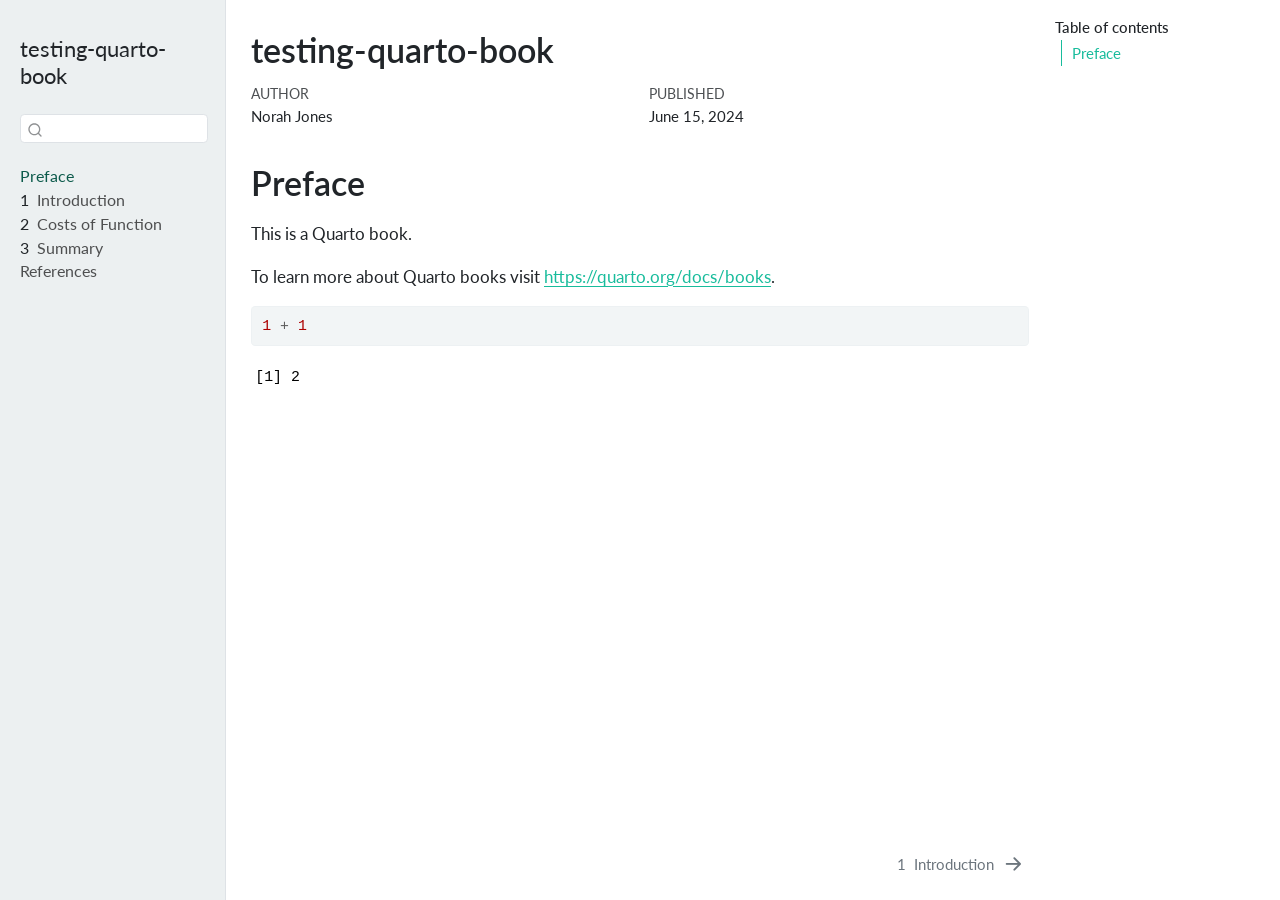
<file: testing-quarto-book/_book/index.html>
<!DOCTYPE html>
<html xmlns="http://www.w3.org/1999/xhtml" lang="en" xml:lang="en"><head>

<meta charset="utf-8">
<meta name="generator" content="quarto-1.4.551">

<meta name="viewport" content="width=device-width, initial-scale=1.0, user-scalable=yes">

<meta name="author" content="Norah Jones">
<meta name="dcterms.date" content="2024-06-15">

<title>testing-quarto-book</title>
<style>
code{white-space: pre-wrap;}
span.smallcaps{font-variant: small-caps;}
div.columns{display: flex; gap: min(4vw, 1.5em);}
div.column{flex: auto; overflow-x: auto;}
div.hanging-indent{margin-left: 1.5em; text-indent: -1.5em;}
ul.task-list{list-style: none;}
ul.task-list li input[type="checkbox"] {
  width: 0.8em;
  margin: 0 0.8em 0.2em -1em; /* quarto-specific, see https://github.com/quarto-dev/quarto-cli/issues/4556 */ 
  vertical-align: middle;
}
/* CSS for syntax highlighting */
pre > code.sourceCode { white-space: pre; position: relative; }
pre > code.sourceCode > span { line-height: 1.25; }
pre > code.sourceCode > span:empty { height: 1.2em; }
.sourceCode { overflow: visible; }
code.sourceCode > span { color: inherit; text-decoration: inherit; }
div.sourceCode { margin: 1em 0; }
pre.sourceCode { margin: 0; }
@media screen {
div.sourceCode { overflow: auto; }
}
@media print {
pre > code.sourceCode { white-space: pre-wrap; }
pre > code.sourceCode > span { text-indent: -5em; padding-left: 5em; }
}
pre.numberSource code
  { counter-reset: source-line 0; }
pre.numberSource code > span
  { position: relative; left: -4em; counter-increment: source-line; }
pre.numberSource code > span > a:first-child::before
  { content: counter(source-line);
    position: relative; left: -1em; text-align: right; vertical-align: baseline;
    border: none; display: inline-block;
    -webkit-touch-callout: none; -webkit-user-select: none;
    -khtml-user-select: none; -moz-user-select: none;
    -ms-user-select: none; user-select: none;
    padding: 0 4px; width: 4em;
  }
pre.numberSource { margin-left: 3em;  padding-left: 4px; }
div.sourceCode
  {   }
@media screen {
pre > code.sourceCode > span > a:first-child::before { text-decoration: underline; }
}
</style>


<script src="site_libs/quarto-nav/quarto-nav.js"></script>
<script src="site_libs/quarto-nav/headroom.min.js"></script>
<script src="site_libs/clipboard/clipboard.min.js"></script>
<script src="site_libs/quarto-search/autocomplete.umd.js"></script>
<script src="site_libs/quarto-search/fuse.min.js"></script>
<script src="site_libs/quarto-search/quarto-search.js"></script>
<meta name="quarto:offset" content="./">
<link href="./intro.html" rel="next">
<script src="site_libs/quarto-html/quarto.js"></script>
<script src="site_libs/quarto-html/popper.min.js"></script>
<script src="site_libs/quarto-html/tippy.umd.min.js"></script>
<script src="site_libs/quarto-html/anchor.min.js"></script>
<link href="site_libs/quarto-html/tippy.css" rel="stylesheet">
<link href="site_libs/quarto-html/quarto-syntax-highlighting.css" rel="stylesheet" id="quarto-text-highlighting-styles">
<script src="site_libs/bootstrap/bootstrap.min.js"></script>
<link href="site_libs/bootstrap/bootstrap-icons.css" rel="stylesheet">
<link href="site_libs/bootstrap/bootstrap.min.css" rel="stylesheet" id="quarto-bootstrap" data-mode="light">
<script id="quarto-search-options" type="application/json">{
  "location": "sidebar",
  "copy-button": false,
  "collapse-after": 3,
  "panel-placement": "start",
  "type": "textbox",
  "limit": 50,
  "keyboard-shortcut": [
    "f",
    "/",
    "s"
  ],
  "show-item-context": false,
  "language": {
    "search-no-results-text": "No results",
    "search-matching-documents-text": "matching documents",
    "search-copy-link-title": "Copy link to search",
    "search-hide-matches-text": "Hide additional matches",
    "search-more-match-text": "more match in this document",
    "search-more-matches-text": "more matches in this document",
    "search-clear-button-title": "Clear",
    "search-text-placeholder": "",
    "search-detached-cancel-button-title": "Cancel",
    "search-submit-button-title": "Submit",
    "search-label": "Search"
  }
}</script>


</head>

<body class="nav-sidebar docked">

<div id="quarto-search-results"></div>
  <header id="quarto-header" class="headroom fixed-top">
  <nav class="quarto-secondary-nav">
    <div class="container-fluid d-flex">
      <button type="button" class="quarto-btn-toggle btn" data-bs-toggle="collapse" data-bs-target=".quarto-sidebar-collapse-item" aria-controls="quarto-sidebar" aria-expanded="false" aria-label="Toggle sidebar navigation" onclick="if (window.quartoToggleHeadroom) { window.quartoToggleHeadroom(); }">
        <i class="bi bi-layout-text-sidebar-reverse"></i>
      </button>
        <nav class="quarto-page-breadcrumbs" aria-label="breadcrumb"><ol class="breadcrumb"><li class="breadcrumb-item"><a href="./index.html">Preface</a></li></ol></nav>
        <a class="flex-grow-1" role="button" data-bs-toggle="collapse" data-bs-target=".quarto-sidebar-collapse-item" aria-controls="quarto-sidebar" aria-expanded="false" aria-label="Toggle sidebar navigation" onclick="if (window.quartoToggleHeadroom) { window.quartoToggleHeadroom(); }">      
        </a>
      <button type="button" class="btn quarto-search-button" aria-label="" onclick="window.quartoOpenSearch();">
        <i class="bi bi-search"></i>
      </button>
    </div>
  </nav>
</header>
<!-- content -->
<div id="quarto-content" class="quarto-container page-columns page-rows-contents page-layout-article">
<!-- sidebar -->
  <nav id="quarto-sidebar" class="sidebar collapse collapse-horizontal quarto-sidebar-collapse-item sidebar-navigation docked overflow-auto">
    <div class="pt-lg-2 mt-2 text-left sidebar-header">
    <div class="sidebar-title mb-0 py-0">
      <a href="./">testing-quarto-book</a> 
    </div>
      </div>
        <div class="mt-2 flex-shrink-0 align-items-center">
        <div class="sidebar-search">
        <div id="quarto-search" class="" title="Search"></div>
        </div>
        </div>
    <div class="sidebar-menu-container"> 
    <ul class="list-unstyled mt-1">
        <li class="sidebar-item">
  <div class="sidebar-item-container"> 
  <a href="./index.html" class="sidebar-item-text sidebar-link active">
 <span class="menu-text">Preface</span></a>
  </div>
</li>
        <li class="sidebar-item">
  <div class="sidebar-item-container"> 
  <a href="./intro.html" class="sidebar-item-text sidebar-link">
 <span class="menu-text"><span class="chapter-number">1</span>&nbsp; <span class="chapter-title">Introduction</span></span></a>
  </div>
</li>
        <li class="sidebar-item">
  <div class="sidebar-item-container"> 
  <a href="./function_costs.html" class="sidebar-item-text sidebar-link">
 <span class="menu-text"><span class="chapter-number">2</span>&nbsp; <span class="chapter-title">Costs of Function</span></span></a>
  </div>
</li>
        <li class="sidebar-item">
  <div class="sidebar-item-container"> 
  <a href="./summary.html" class="sidebar-item-text sidebar-link">
 <span class="menu-text"><span class="chapter-number">3</span>&nbsp; <span class="chapter-title">Summary</span></span></a>
  </div>
</li>
        <li class="sidebar-item">
  <div class="sidebar-item-container"> 
  <a href="./references.html" class="sidebar-item-text sidebar-link">
 <span class="menu-text">References</span></a>
  </div>
</li>
    </ul>
    </div>
</nav>
<div id="quarto-sidebar-glass" class="quarto-sidebar-collapse-item" data-bs-toggle="collapse" data-bs-target=".quarto-sidebar-collapse-item"></div>
<!-- margin-sidebar -->
    <div id="quarto-margin-sidebar" class="sidebar margin-sidebar">
        <nav id="TOC" role="doc-toc" class="toc-active">
    <h2 id="toc-title">Table of contents</h2>
   
  <ul>
  <li><a href="#preface" id="toc-preface" class="nav-link active" data-scroll-target="#preface">Preface</a></li>
  </ul>
</nav>
    </div>
<!-- main -->
<main class="content" id="quarto-document-content">

<header id="title-block-header" class="quarto-title-block default">
<div class="quarto-title">
<h1 class="title">testing-quarto-book</h1>
</div>



<div class="quarto-title-meta">

    <div>
    <div class="quarto-title-meta-heading">Author</div>
    <div class="quarto-title-meta-contents">
             <p>Norah Jones </p>
          </div>
  </div>
    
    <div>
    <div class="quarto-title-meta-heading">Published</div>
    <div class="quarto-title-meta-contents">
      <p class="date">June 15, 2024</p>
    </div>
  </div>
  
    
  </div>
  


</header>


<section id="preface" class="level1 unnumbered">
<h1 class="unnumbered">Preface</h1>
<p>This is a Quarto book.</p>
<p>To learn more about Quarto books visit <a href="https://quarto.org/docs/books" class="uri">https://quarto.org/docs/books</a>.</p>
<div class="cell">
<div class="sourceCode cell-code" id="cb1"><pre class="sourceCode r code-with-copy"><code class="sourceCode r"><span id="cb1-1"><a href="#cb1-1" aria-hidden="true" tabindex="-1"></a><span class="dv">1</span> <span class="sc">+</span> <span class="dv">1</span></span></code><button title="Copy to Clipboard" class="code-copy-button"><i class="bi"></i></button></pre></div>
<div class="cell-output cell-output-stdout">
<pre><code>[1] 2</code></pre>
</div>
</div>


</section>

</main> <!-- /main -->
<script id="quarto-html-after-body" type="application/javascript">
window.document.addEventListener("DOMContentLoaded", function (event) {
  const toggleBodyColorMode = (bsSheetEl) => {
    const mode = bsSheetEl.getAttribute("data-mode");
    const bodyEl = window.document.querySelector("body");
    if (mode === "dark") {
      bodyEl.classList.add("quarto-dark");
      bodyEl.classList.remove("quarto-light");
    } else {
      bodyEl.classList.add("quarto-light");
      bodyEl.classList.remove("quarto-dark");
    }
  }
  const toggleBodyColorPrimary = () => {
    const bsSheetEl = window.document.querySelector("link#quarto-bootstrap");
    if (bsSheetEl) {
      toggleBodyColorMode(bsSheetEl);
    }
  }
  toggleBodyColorPrimary();  
  const icon = "";
  const anchorJS = new window.AnchorJS();
  anchorJS.options = {
    placement: 'right',
    icon: icon
  };
  anchorJS.add('.anchored');
  const isCodeAnnotation = (el) => {
    for (const clz of el.classList) {
      if (clz.startsWith('code-annotation-')) {                     
        return true;
      }
    }
    return false;
  }
  const clipboard = new window.ClipboardJS('.code-copy-button', {
    text: function(trigger) {
      const codeEl = trigger.previousElementSibling.cloneNode(true);
      for (const childEl of codeEl.children) {
        if (isCodeAnnotation(childEl)) {
          childEl.remove();
        }
      }
      return codeEl.innerText;
    }
  });
  clipboard.on('success', function(e) {
    // button target
    const button = e.trigger;
    // don't keep focus
    button.blur();
    // flash "checked"
    button.classList.add('code-copy-button-checked');
    var currentTitle = button.getAttribute("title");
    button.setAttribute("title", "Copied!");
    let tooltip;
    if (window.bootstrap) {
      button.setAttribute("data-bs-toggle", "tooltip");
      button.setAttribute("data-bs-placement", "left");
      button.setAttribute("data-bs-title", "Copied!");
      tooltip = new bootstrap.Tooltip(button, 
        { trigger: "manual", 
          customClass: "code-copy-button-tooltip",
          offset: [0, -8]});
      tooltip.show();    
    }
    setTimeout(function() {
      if (tooltip) {
        tooltip.hide();
        button.removeAttribute("data-bs-title");
        button.removeAttribute("data-bs-toggle");
        button.removeAttribute("data-bs-placement");
      }
      button.setAttribute("title", currentTitle);
      button.classList.remove('code-copy-button-checked');
    }, 1000);
    // clear code selection
    e.clearSelection();
  });
    var localhostRegex = new RegExp(/^(?:http|https):\/\/localhost\:?[0-9]*\//);
    var mailtoRegex = new RegExp(/^mailto:/);
      var filterRegex = new RegExp('/' + window.location.host + '/');
    var isInternal = (href) => {
        return filterRegex.test(href) || localhostRegex.test(href) || mailtoRegex.test(href);
    }
    // Inspect non-navigation links and adorn them if external
 	var links = window.document.querySelectorAll('a[href]:not(.nav-link):not(.navbar-brand):not(.toc-action):not(.sidebar-link):not(.sidebar-item-toggle):not(.pagination-link):not(.no-external):not([aria-hidden]):not(.dropdown-item):not(.quarto-navigation-tool)');
    for (var i=0; i<links.length; i++) {
      const link = links[i];
      if (!isInternal(link.href)) {
        // undo the damage that might have been done by quarto-nav.js in the case of
        // links that we want to consider external
        if (link.dataset.originalHref !== undefined) {
          link.href = link.dataset.originalHref;
        }
      }
    }
  function tippyHover(el, contentFn, onTriggerFn, onUntriggerFn) {
    const config = {
      allowHTML: true,
      maxWidth: 500,
      delay: 100,
      arrow: false,
      appendTo: function(el) {
          return el.parentElement;
      },
      interactive: true,
      interactiveBorder: 10,
      theme: 'quarto',
      placement: 'bottom-start',
    };
    if (contentFn) {
      config.content = contentFn;
    }
    if (onTriggerFn) {
      config.onTrigger = onTriggerFn;
    }
    if (onUntriggerFn) {
      config.onUntrigger = onUntriggerFn;
    }
    window.tippy(el, config); 
  }
  const noterefs = window.document.querySelectorAll('a[role="doc-noteref"]');
  for (var i=0; i<noterefs.length; i++) {
    const ref = noterefs[i];
    tippyHover(ref, function() {
      // use id or data attribute instead here
      let href = ref.getAttribute('data-footnote-href') || ref.getAttribute('href');
      try { href = new URL(href).hash; } catch {}
      const id = href.replace(/^#\/?/, "");
      const note = window.document.getElementById(id);
      if (note) {
        return note.innerHTML;
      } else {
        return "";
      }
    });
  }
  const xrefs = window.document.querySelectorAll('a.quarto-xref');
  const processXRef = (id, note) => {
    // Strip column container classes
    const stripColumnClz = (el) => {
      el.classList.remove("page-full", "page-columns");
      if (el.children) {
        for (const child of el.children) {
          stripColumnClz(child);
        }
      }
    }
    stripColumnClz(note)
    if (id === null || id.startsWith('sec-')) {
      // Special case sections, only their first couple elements
      const container = document.createElement("div");
      if (note.children && note.children.length > 2) {
        container.appendChild(note.children[0].cloneNode(true));
        for (let i = 1; i < note.children.length; i++) {
          const child = note.children[i];
          if (child.tagName === "P" && child.innerText === "") {
            continue;
          } else {
            container.appendChild(child.cloneNode(true));
            break;
          }
        }
        if (window.Quarto?.typesetMath) {
          window.Quarto.typesetMath(container);
        }
        return container.innerHTML
      } else {
        if (window.Quarto?.typesetMath) {
          window.Quarto.typesetMath(note);
        }
        return note.innerHTML;
      }
    } else {
      // Remove any anchor links if they are present
      const anchorLink = note.querySelector('a.anchorjs-link');
      if (anchorLink) {
        anchorLink.remove();
      }
      if (window.Quarto?.typesetMath) {
        window.Quarto.typesetMath(note);
      }
      // TODO in 1.5, we should make sure this works without a callout special case
      if (note.classList.contains("callout")) {
        return note.outerHTML;
      } else {
        return note.innerHTML;
      }
    }
  }
  for (var i=0; i<xrefs.length; i++) {
    const xref = xrefs[i];
    tippyHover(xref, undefined, function(instance) {
      instance.disable();
      let url = xref.getAttribute('href');
      let hash = undefined; 
      if (url.startsWith('#')) {
        hash = url;
      } else {
        try { hash = new URL(url).hash; } catch {}
      }
      if (hash) {
        const id = hash.replace(/^#\/?/, "");
        const note = window.document.getElementById(id);
        if (note !== null) {
          try {
            const html = processXRef(id, note.cloneNode(true));
            instance.setContent(html);
          } finally {
            instance.enable();
            instance.show();
          }
        } else {
          // See if we can fetch this
          fetch(url.split('#')[0])
          .then(res => res.text())
          .then(html => {
            const parser = new DOMParser();
            const htmlDoc = parser.parseFromString(html, "text/html");
            const note = htmlDoc.getElementById(id);
            if (note !== null) {
              const html = processXRef(id, note);
              instance.setContent(html);
            } 
          }).finally(() => {
            instance.enable();
            instance.show();
          });
        }
      } else {
        // See if we can fetch a full url (with no hash to target)
        // This is a special case and we should probably do some content thinning / targeting
        fetch(url)
        .then(res => res.text())
        .then(html => {
          const parser = new DOMParser();
          const htmlDoc = parser.parseFromString(html, "text/html");
          const note = htmlDoc.querySelector('main.content');
          if (note !== null) {
            // This should only happen for chapter cross references
            // (since there is no id in the URL)
            // remove the first header
            if (note.children.length > 0 && note.children[0].tagName === "HEADER") {
              note.children[0].remove();
            }
            const html = processXRef(null, note);
            instance.setContent(html);
          } 
        }).finally(() => {
          instance.enable();
          instance.show();
        });
      }
    }, function(instance) {
    });
  }
      let selectedAnnoteEl;
      const selectorForAnnotation = ( cell, annotation) => {
        let cellAttr = 'data-code-cell="' + cell + '"';
        let lineAttr = 'data-code-annotation="' +  annotation + '"';
        const selector = 'span[' + cellAttr + '][' + lineAttr + ']';
        return selector;
      }
      const selectCodeLines = (annoteEl) => {
        const doc = window.document;
        const targetCell = annoteEl.getAttribute("data-target-cell");
        const targetAnnotation = annoteEl.getAttribute("data-target-annotation");
        const annoteSpan = window.document.querySelector(selectorForAnnotation(targetCell, targetAnnotation));
        const lines = annoteSpan.getAttribute("data-code-lines").split(",");
        const lineIds = lines.map((line) => {
          return targetCell + "-" + line;
        })
        let top = null;
        let height = null;
        let parent = null;
        if (lineIds.length > 0) {
            //compute the position of the single el (top and bottom and make a div)
            const el = window.document.getElementById(lineIds[0]);
            top = el.offsetTop;
            height = el.offsetHeight;
            parent = el.parentElement.parentElement;
          if (lineIds.length > 1) {
            const lastEl = window.document.getElementById(lineIds[lineIds.length - 1]);
            const bottom = lastEl.offsetTop + lastEl.offsetHeight;
            height = bottom - top;
          }
          if (top !== null && height !== null && parent !== null) {
            // cook up a div (if necessary) and position it 
            let div = window.document.getElementById("code-annotation-line-highlight");
            if (div === null) {
              div = window.document.createElement("div");
              div.setAttribute("id", "code-annotation-line-highlight");
              div.style.position = 'absolute';
              parent.appendChild(div);
            }
            div.style.top = top - 2 + "px";
            div.style.height = height + 4 + "px";
            div.style.left = 0;
            let gutterDiv = window.document.getElementById("code-annotation-line-highlight-gutter");
            if (gutterDiv === null) {
              gutterDiv = window.document.createElement("div");
              gutterDiv.setAttribute("id", "code-annotation-line-highlight-gutter");
              gutterDiv.style.position = 'absolute';
              const codeCell = window.document.getElementById(targetCell);
              const gutter = codeCell.querySelector('.code-annotation-gutter');
              gutter.appendChild(gutterDiv);
            }
            gutterDiv.style.top = top - 2 + "px";
            gutterDiv.style.height = height + 4 + "px";
          }
          selectedAnnoteEl = annoteEl;
        }
      };
      const unselectCodeLines = () => {
        const elementsIds = ["code-annotation-line-highlight", "code-annotation-line-highlight-gutter"];
        elementsIds.forEach((elId) => {
          const div = window.document.getElementById(elId);
          if (div) {
            div.remove();
          }
        });
        selectedAnnoteEl = undefined;
      };
        // Handle positioning of the toggle
    window.addEventListener(
      "resize",
      throttle(() => {
        elRect = undefined;
        if (selectedAnnoteEl) {
          selectCodeLines(selectedAnnoteEl);
        }
      }, 10)
    );
    function throttle(fn, ms) {
    let throttle = false;
    let timer;
      return (...args) => {
        if(!throttle) { // first call gets through
            fn.apply(this, args);
            throttle = true;
        } else { // all the others get throttled
            if(timer) clearTimeout(timer); // cancel #2
            timer = setTimeout(() => {
              fn.apply(this, args);
              timer = throttle = false;
            }, ms);
        }
      };
    }
      // Attach click handler to the DT
      const annoteDls = window.document.querySelectorAll('dt[data-target-cell]');
      for (const annoteDlNode of annoteDls) {
        annoteDlNode.addEventListener('click', (event) => {
          const clickedEl = event.target;
          if (clickedEl !== selectedAnnoteEl) {
            unselectCodeLines();
            const activeEl = window.document.querySelector('dt[data-target-cell].code-annotation-active');
            if (activeEl) {
              activeEl.classList.remove('code-annotation-active');
            }
            selectCodeLines(clickedEl);
            clickedEl.classList.add('code-annotation-active');
          } else {
            // Unselect the line
            unselectCodeLines();
            clickedEl.classList.remove('code-annotation-active');
          }
        });
      }
  const findCites = (el) => {
    const parentEl = el.parentElement;
    if (parentEl) {
      const cites = parentEl.dataset.cites;
      if (cites) {
        return {
          el,
          cites: cites.split(' ')
        };
      } else {
        return findCites(el.parentElement)
      }
    } else {
      return undefined;
    }
  };
  var bibliorefs = window.document.querySelectorAll('a[role="doc-biblioref"]');
  for (var i=0; i<bibliorefs.length; i++) {
    const ref = bibliorefs[i];
    const citeInfo = findCites(ref);
    if (citeInfo) {
      tippyHover(citeInfo.el, function() {
        var popup = window.document.createElement('div');
        citeInfo.cites.forEach(function(cite) {
          var citeDiv = window.document.createElement('div');
          citeDiv.classList.add('hanging-indent');
          citeDiv.classList.add('csl-entry');
          var biblioDiv = window.document.getElementById('ref-' + cite);
          if (biblioDiv) {
            citeDiv.innerHTML = biblioDiv.innerHTML;
          }
          popup.appendChild(citeDiv);
        });
        return popup.innerHTML;
      });
    }
  }
});
</script>
<nav class="page-navigation">
  <div class="nav-page nav-page-previous">
  </div>
  <div class="nav-page nav-page-next">
      <a href="./intro.html" class="pagination-link" aria-label="Introduction">
        <span class="nav-page-text"><span class="chapter-number">1</span>&nbsp; <span class="chapter-title">Introduction</span></span> <i class="bi bi-arrow-right-short"></i>
      </a>
  </div>
</nav>
</div> <!-- /content -->




</body></html>
</file>
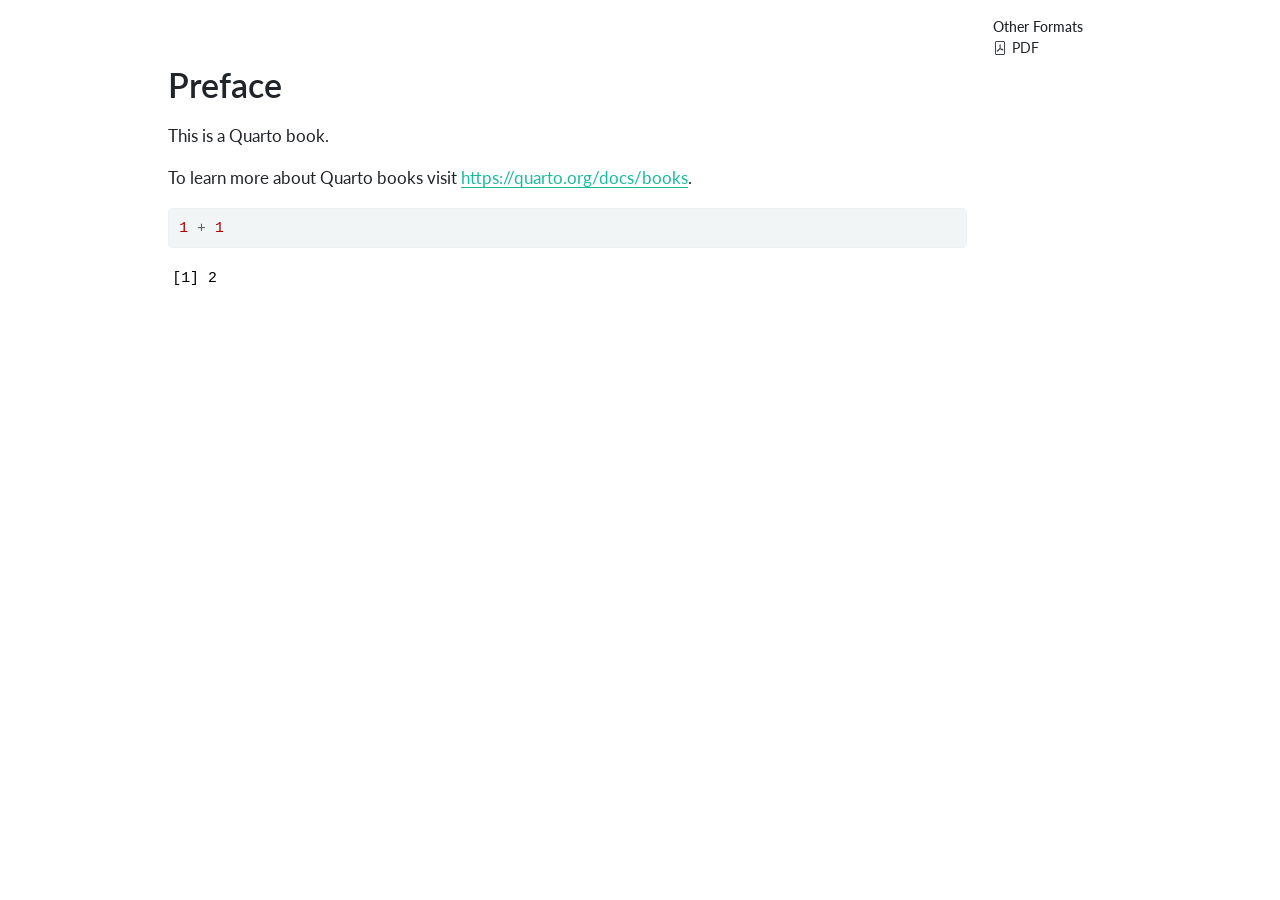
<file: testing-quarto-book/docs/index.html>
<!DOCTYPE html>
<html xmlns="http://www.w3.org/1999/xhtml" lang="en" xml:lang="en"><head>

<meta charset="utf-8">
<meta name="generator" content="quarto-1.4.551">

<meta name="viewport" content="width=device-width, initial-scale=1.0, user-scalable=yes">


<title>index</title>
<style>
code{white-space: pre-wrap;}
span.smallcaps{font-variant: small-caps;}
div.columns{display: flex; gap: min(4vw, 1.5em);}
div.column{flex: auto; overflow-x: auto;}
div.hanging-indent{margin-left: 1.5em; text-indent: -1.5em;}
ul.task-list{list-style: none;}
ul.task-list li input[type="checkbox"] {
  width: 0.8em;
  margin: 0 0.8em 0.2em -1em; /* quarto-specific, see https://github.com/quarto-dev/quarto-cli/issues/4556 */ 
  vertical-align: middle;
}
/* CSS for syntax highlighting */
pre > code.sourceCode { white-space: pre; position: relative; }
pre > code.sourceCode > span { line-height: 1.25; }
pre > code.sourceCode > span:empty { height: 1.2em; }
.sourceCode { overflow: visible; }
code.sourceCode > span { color: inherit; text-decoration: inherit; }
div.sourceCode { margin: 1em 0; }
pre.sourceCode { margin: 0; }
@media screen {
div.sourceCode { overflow: auto; }
}
@media print {
pre > code.sourceCode { white-space: pre-wrap; }
pre > code.sourceCode > span { text-indent: -5em; padding-left: 5em; }
}
pre.numberSource code
  { counter-reset: source-line 0; }
pre.numberSource code > span
  { position: relative; left: -4em; counter-increment: source-line; }
pre.numberSource code > span > a:first-child::before
  { content: counter(source-line);
    position: relative; left: -1em; text-align: right; vertical-align: baseline;
    border: none; display: inline-block;
    -webkit-touch-callout: none; -webkit-user-select: none;
    -khtml-user-select: none; -moz-user-select: none;
    -ms-user-select: none; user-select: none;
    padding: 0 4px; width: 4em;
  }
pre.numberSource { margin-left: 3em;  padding-left: 4px; }
div.sourceCode
  {   }
@media screen {
pre > code.sourceCode > span > a:first-child::before { text-decoration: underline; }
}
</style>


<script src="site_libs/quarto-nav/quarto-nav.js"></script>
<script src="site_libs/clipboard/clipboard.min.js"></script>
<script src="site_libs/quarto-search/autocomplete.umd.js"></script>
<script src="site_libs/quarto-search/fuse.min.js"></script>
<script src="site_libs/quarto-search/quarto-search.js"></script>
<meta name="quarto:offset" content="./">
<script src="site_libs/quarto-html/quarto.js"></script>
<script src="site_libs/quarto-html/popper.min.js"></script>
<script src="site_libs/quarto-html/tippy.umd.min.js"></script>
<script src="site_libs/quarto-html/anchor.min.js"></script>
<link href="site_libs/quarto-html/tippy.css" rel="stylesheet">
<link href="site_libs/quarto-html/quarto-syntax-highlighting.css" rel="stylesheet" id="quarto-text-highlighting-styles">
<script src="site_libs/bootstrap/bootstrap.min.js"></script>
<link href="site_libs/bootstrap/bootstrap-icons.css" rel="stylesheet">
<link href="site_libs/bootstrap/bootstrap.min.css" rel="stylesheet" id="quarto-bootstrap" data-mode="light">
<script id="quarto-search-options" type="application/json">{
  "location": "sidebar",
  "copy-button": false,
  "collapse-after": 3,
  "panel-placement": "start",
  "type": "textbox",
  "limit": 50,
  "keyboard-shortcut": [
    "f",
    "/",
    "s"
  ],
  "show-item-context": false,
  "language": {
    "search-no-results-text": "No results",
    "search-matching-documents-text": "matching documents",
    "search-copy-link-title": "Copy link to search",
    "search-hide-matches-text": "Hide additional matches",
    "search-more-match-text": "more match in this document",
    "search-more-matches-text": "more matches in this document",
    "search-clear-button-title": "Clear",
    "search-text-placeholder": "",
    "search-detached-cancel-button-title": "Cancel",
    "search-submit-button-title": "Submit",
    "search-label": "Search"
  }
}</script>


</head>

<body>

<div id="quarto-search-results"></div>
<!-- content -->
<div id="quarto-content" class="quarto-container page-columns page-rows-contents page-layout-article">
<!-- sidebar -->
<!-- margin-sidebar -->
    <div id="quarto-margin-sidebar" class="sidebar margin-sidebar">
        
    <div class="quarto-alternate-formats"><h2>Other Formats</h2><ul><li><a href="index.pdf"><i class="bi bi-file-pdf"></i>PDF</a></li></ul></div></div>
<!-- main -->
<main class="content" id="quarto-document-content">




<section id="preface" class="level1 unnumbered">
<h1 class="unnumbered">Preface</h1>
<p>This is a Quarto book.</p>
<p>To learn more about Quarto books visit <a href="https://quarto.org/docs/books" class="uri">https://quarto.org/docs/books</a>.</p>
<div class="cell">
<div class="sourceCode cell-code" id="cb1"><pre class="sourceCode r code-with-copy"><code class="sourceCode r"><span id="cb1-1"><a href="#cb1-1" aria-hidden="true" tabindex="-1"></a><span class="dv">1</span> <span class="sc">+</span> <span class="dv">1</span></span></code><button title="Copy to Clipboard" class="code-copy-button"><i class="bi"></i></button></pre></div>
<div class="cell-output cell-output-stdout">
<pre><code>[1] 2</code></pre>
</div>
</div>


</section>

</main> <!-- /main -->
<script id="quarto-html-after-body" type="application/javascript">
window.document.addEventListener("DOMContentLoaded", function (event) {
  const toggleBodyColorMode = (bsSheetEl) => {
    const mode = bsSheetEl.getAttribute("data-mode");
    const bodyEl = window.document.querySelector("body");
    if (mode === "dark") {
      bodyEl.classList.add("quarto-dark");
      bodyEl.classList.remove("quarto-light");
    } else {
      bodyEl.classList.add("quarto-light");
      bodyEl.classList.remove("quarto-dark");
    }
  }
  const toggleBodyColorPrimary = () => {
    const bsSheetEl = window.document.querySelector("link#quarto-bootstrap");
    if (bsSheetEl) {
      toggleBodyColorMode(bsSheetEl);
    }
  }
  toggleBodyColorPrimary();  
  const icon = "";
  const anchorJS = new window.AnchorJS();
  anchorJS.options = {
    placement: 'right',
    icon: icon
  };
  anchorJS.add('.anchored');
  const isCodeAnnotation = (el) => {
    for (const clz of el.classList) {
      if (clz.startsWith('code-annotation-')) {                     
        return true;
      }
    }
    return false;
  }
  const clipboard = new window.ClipboardJS('.code-copy-button', {
    text: function(trigger) {
      const codeEl = trigger.previousElementSibling.cloneNode(true);
      for (const childEl of codeEl.children) {
        if (isCodeAnnotation(childEl)) {
          childEl.remove();
        }
      }
      return codeEl.innerText;
    }
  });
  clipboard.on('success', function(e) {
    // button target
    const button = e.trigger;
    // don't keep focus
    button.blur();
    // flash "checked"
    button.classList.add('code-copy-button-checked');
    var currentTitle = button.getAttribute("title");
    button.setAttribute("title", "Copied!");
    let tooltip;
    if (window.bootstrap) {
      button.setAttribute("data-bs-toggle", "tooltip");
      button.setAttribute("data-bs-placement", "left");
      button.setAttribute("data-bs-title", "Copied!");
      tooltip = new bootstrap.Tooltip(button, 
        { trigger: "manual", 
          customClass: "code-copy-button-tooltip",
          offset: [0, -8]});
      tooltip.show();    
    }
    setTimeout(function() {
      if (tooltip) {
        tooltip.hide();
        button.removeAttribute("data-bs-title");
        button.removeAttribute("data-bs-toggle");
        button.removeAttribute("data-bs-placement");
      }
      button.setAttribute("title", currentTitle);
      button.classList.remove('code-copy-button-checked');
    }, 1000);
    // clear code selection
    e.clearSelection();
  });
    var localhostRegex = new RegExp(/^(?:http|https):\/\/localhost\:?[0-9]*\//);
    var mailtoRegex = new RegExp(/^mailto:/);
      var filterRegex = new RegExp('/' + window.location.host + '/');
    var isInternal = (href) => {
        return filterRegex.test(href) || localhostRegex.test(href) || mailtoRegex.test(href);
    }
    // Inspect non-navigation links and adorn them if external
 	var links = window.document.querySelectorAll('a[href]:not(.nav-link):not(.navbar-brand):not(.toc-action):not(.sidebar-link):not(.sidebar-item-toggle):not(.pagination-link):not(.no-external):not([aria-hidden]):not(.dropdown-item):not(.quarto-navigation-tool)');
    for (var i=0; i<links.length; i++) {
      const link = links[i];
      if (!isInternal(link.href)) {
        // undo the damage that might have been done by quarto-nav.js in the case of
        // links that we want to consider external
        if (link.dataset.originalHref !== undefined) {
          link.href = link.dataset.originalHref;
        }
      }
    }
  function tippyHover(el, contentFn, onTriggerFn, onUntriggerFn) {
    const config = {
      allowHTML: true,
      maxWidth: 500,
      delay: 100,
      arrow: false,
      appendTo: function(el) {
          return el.parentElement;
      },
      interactive: true,
      interactiveBorder: 10,
      theme: 'quarto',
      placement: 'bottom-start',
    };
    if (contentFn) {
      config.content = contentFn;
    }
    if (onTriggerFn) {
      config.onTrigger = onTriggerFn;
    }
    if (onUntriggerFn) {
      config.onUntrigger = onUntriggerFn;
    }
    window.tippy(el, config); 
  }
  const noterefs = window.document.querySelectorAll('a[role="doc-noteref"]');
  for (var i=0; i<noterefs.length; i++) {
    const ref = noterefs[i];
    tippyHover(ref, function() {
      // use id or data attribute instead here
      let href = ref.getAttribute('data-footnote-href') || ref.getAttribute('href');
      try { href = new URL(href).hash; } catch {}
      const id = href.replace(/^#\/?/, "");
      const note = window.document.getElementById(id);
      if (note) {
        return note.innerHTML;
      } else {
        return "";
      }
    });
  }
  const xrefs = window.document.querySelectorAll('a.quarto-xref');
  const processXRef = (id, note) => {
    // Strip column container classes
    const stripColumnClz = (el) => {
      el.classList.remove("page-full", "page-columns");
      if (el.children) {
        for (const child of el.children) {
          stripColumnClz(child);
        }
      }
    }
    stripColumnClz(note)
    if (id === null || id.startsWith('sec-')) {
      // Special case sections, only their first couple elements
      const container = document.createElement("div");
      if (note.children && note.children.length > 2) {
        container.appendChild(note.children[0].cloneNode(true));
        for (let i = 1; i < note.children.length; i++) {
          const child = note.children[i];
          if (child.tagName === "P" && child.innerText === "") {
            continue;
          } else {
            container.appendChild(child.cloneNode(true));
            break;
          }
        }
        if (window.Quarto?.typesetMath) {
          window.Quarto.typesetMath(container);
        }
        return container.innerHTML
      } else {
        if (window.Quarto?.typesetMath) {
          window.Quarto.typesetMath(note);
        }
        return note.innerHTML;
      }
    } else {
      // Remove any anchor links if they are present
      const anchorLink = note.querySelector('a.anchorjs-link');
      if (anchorLink) {
        anchorLink.remove();
      }
      if (window.Quarto?.typesetMath) {
        window.Quarto.typesetMath(note);
      }
      // TODO in 1.5, we should make sure this works without a callout special case
      if (note.classList.contains("callout")) {
        return note.outerHTML;
      } else {
        return note.innerHTML;
      }
    }
  }
  for (var i=0; i<xrefs.length; i++) {
    const xref = xrefs[i];
    tippyHover(xref, undefined, function(instance) {
      instance.disable();
      let url = xref.getAttribute('href');
      let hash = undefined; 
      if (url.startsWith('#')) {
        hash = url;
      } else {
        try { hash = new URL(url).hash; } catch {}
      }
      if (hash) {
        const id = hash.replace(/^#\/?/, "");
        const note = window.document.getElementById(id);
        if (note !== null) {
          try {
            const html = processXRef(id, note.cloneNode(true));
            instance.setContent(html);
          } finally {
            instance.enable();
            instance.show();
          }
        } else {
          // See if we can fetch this
          fetch(url.split('#')[0])
          .then(res => res.text())
          .then(html => {
            const parser = new DOMParser();
            const htmlDoc = parser.parseFromString(html, "text/html");
            const note = htmlDoc.getElementById(id);
            if (note !== null) {
              const html = processXRef(id, note);
              instance.setContent(html);
            } 
          }).finally(() => {
            instance.enable();
            instance.show();
          });
        }
      } else {
        // See if we can fetch a full url (with no hash to target)
        // This is a special case and we should probably do some content thinning / targeting
        fetch(url)
        .then(res => res.text())
        .then(html => {
          const parser = new DOMParser();
          const htmlDoc = parser.parseFromString(html, "text/html");
          const note = htmlDoc.querySelector('main.content');
          if (note !== null) {
            // This should only happen for chapter cross references
            // (since there is no id in the URL)
            // remove the first header
            if (note.children.length > 0 && note.children[0].tagName === "HEADER") {
              note.children[0].remove();
            }
            const html = processXRef(null, note);
            instance.setContent(html);
          } 
        }).finally(() => {
          instance.enable();
          instance.show();
        });
      }
    }, function(instance) {
    });
  }
      let selectedAnnoteEl;
      const selectorForAnnotation = ( cell, annotation) => {
        let cellAttr = 'data-code-cell="' + cell + '"';
        let lineAttr = 'data-code-annotation="' +  annotation + '"';
        const selector = 'span[' + cellAttr + '][' + lineAttr + ']';
        return selector;
      }
      const selectCodeLines = (annoteEl) => {
        const doc = window.document;
        const targetCell = annoteEl.getAttribute("data-target-cell");
        const targetAnnotation = annoteEl.getAttribute("data-target-annotation");
        const annoteSpan = window.document.querySelector(selectorForAnnotation(targetCell, targetAnnotation));
        const lines = annoteSpan.getAttribute("data-code-lines").split(",");
        const lineIds = lines.map((line) => {
          return targetCell + "-" + line;
        })
        let top = null;
        let height = null;
        let parent = null;
        if (lineIds.length > 0) {
            //compute the position of the single el (top and bottom and make a div)
            const el = window.document.getElementById(lineIds[0]);
            top = el.offsetTop;
            height = el.offsetHeight;
            parent = el.parentElement.parentElement;
          if (lineIds.length > 1) {
            const lastEl = window.document.getElementById(lineIds[lineIds.length - 1]);
            const bottom = lastEl.offsetTop + lastEl.offsetHeight;
            height = bottom - top;
          }
          if (top !== null && height !== null && parent !== null) {
            // cook up a div (if necessary) and position it 
            let div = window.document.getElementById("code-annotation-line-highlight");
            if (div === null) {
              div = window.document.createElement("div");
              div.setAttribute("id", "code-annotation-line-highlight");
              div.style.position = 'absolute';
              parent.appendChild(div);
            }
            div.style.top = top - 2 + "px";
            div.style.height = height + 4 + "px";
            div.style.left = 0;
            let gutterDiv = window.document.getElementById("code-annotation-line-highlight-gutter");
            if (gutterDiv === null) {
              gutterDiv = window.document.createElement("div");
              gutterDiv.setAttribute("id", "code-annotation-line-highlight-gutter");
              gutterDiv.style.position = 'absolute';
              const codeCell = window.document.getElementById(targetCell);
              const gutter = codeCell.querySelector('.code-annotation-gutter');
              gutter.appendChild(gutterDiv);
            }
            gutterDiv.style.top = top - 2 + "px";
            gutterDiv.style.height = height + 4 + "px";
          }
          selectedAnnoteEl = annoteEl;
        }
      };
      const unselectCodeLines = () => {
        const elementsIds = ["code-annotation-line-highlight", "code-annotation-line-highlight-gutter"];
        elementsIds.forEach((elId) => {
          const div = window.document.getElementById(elId);
          if (div) {
            div.remove();
          }
        });
        selectedAnnoteEl = undefined;
      };
        // Handle positioning of the toggle
    window.addEventListener(
      "resize",
      throttle(() => {
        elRect = undefined;
        if (selectedAnnoteEl) {
          selectCodeLines(selectedAnnoteEl);
        }
      }, 10)
    );
    function throttle(fn, ms) {
    let throttle = false;
    let timer;
      return (...args) => {
        if(!throttle) { // first call gets through
            fn.apply(this, args);
            throttle = true;
        } else { // all the others get throttled
            if(timer) clearTimeout(timer); // cancel #2
            timer = setTimeout(() => {
              fn.apply(this, args);
              timer = throttle = false;
            }, ms);
        }
      };
    }
      // Attach click handler to the DT
      const annoteDls = window.document.querySelectorAll('dt[data-target-cell]');
      for (const annoteDlNode of annoteDls) {
        annoteDlNode.addEventListener('click', (event) => {
          const clickedEl = event.target;
          if (clickedEl !== selectedAnnoteEl) {
            unselectCodeLines();
            const activeEl = window.document.querySelector('dt[data-target-cell].code-annotation-active');
            if (activeEl) {
              activeEl.classList.remove('code-annotation-active');
            }
            selectCodeLines(clickedEl);
            clickedEl.classList.add('code-annotation-active');
          } else {
            // Unselect the line
            unselectCodeLines();
            clickedEl.classList.remove('code-annotation-active');
          }
        });
      }
  const findCites = (el) => {
    const parentEl = el.parentElement;
    if (parentEl) {
      const cites = parentEl.dataset.cites;
      if (cites) {
        return {
          el,
          cites: cites.split(' ')
        };
      } else {
        return findCites(el.parentElement)
      }
    } else {
      return undefined;
    }
  };
  var bibliorefs = window.document.querySelectorAll('a[role="doc-biblioref"]');
  for (var i=0; i<bibliorefs.length; i++) {
    const ref = bibliorefs[i];
    const citeInfo = findCites(ref);
    if (citeInfo) {
      tippyHover(citeInfo.el, function() {
        var popup = window.document.createElement('div');
        citeInfo.cites.forEach(function(cite) {
          var citeDiv = window.document.createElement('div');
          citeDiv.classList.add('hanging-indent');
          citeDiv.classList.add('csl-entry');
          var biblioDiv = window.document.getElementById('ref-' + cite);
          if (biblioDiv) {
            citeDiv.innerHTML = biblioDiv.innerHTML;
          }
          popup.appendChild(citeDiv);
        });
        return popup.innerHTML;
      });
    }
  }
});
</script>
</div> <!-- /content -->




</body></html>
</file>
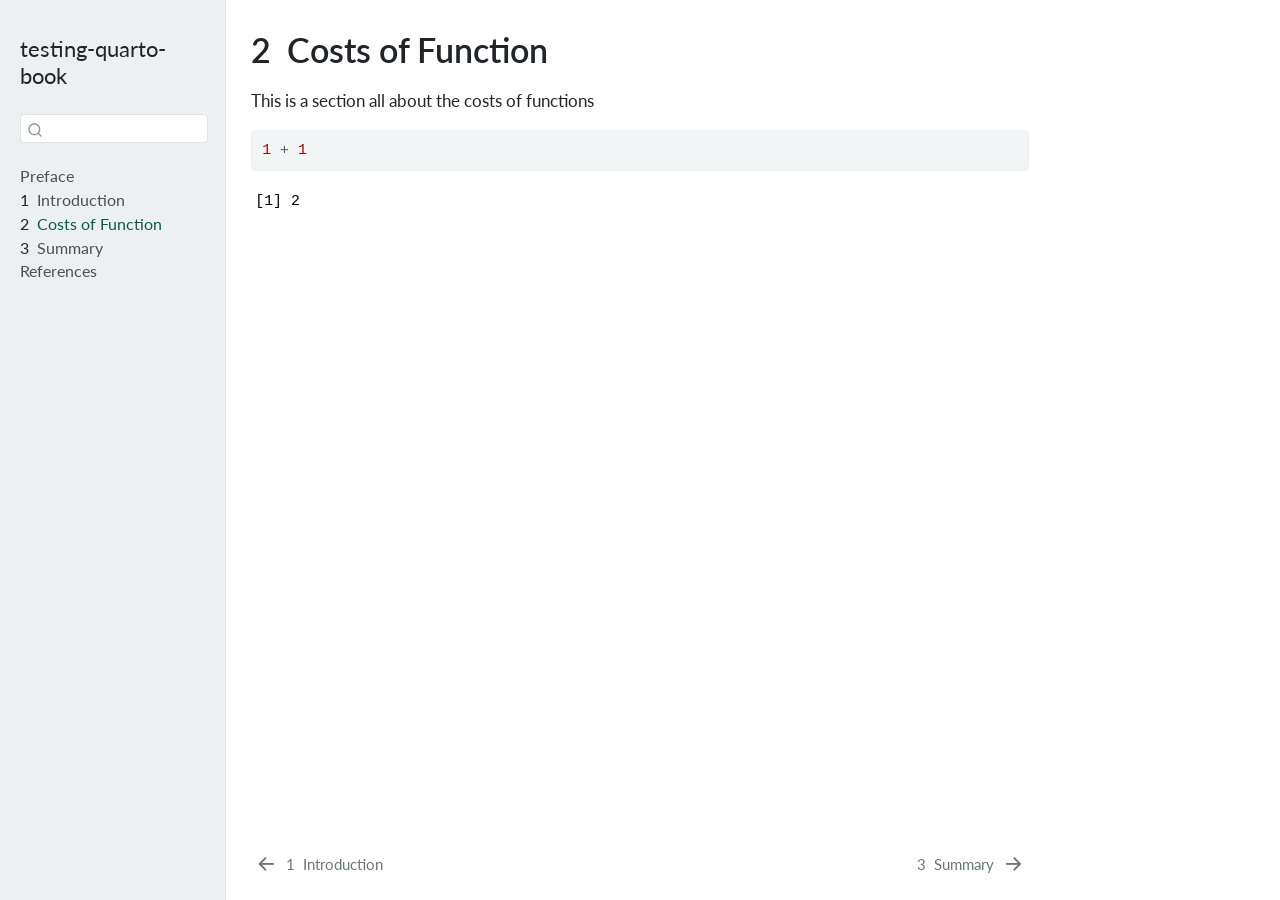
<file: testing-quarto-book/_book/function_costs.html>
<!DOCTYPE html>
<html xmlns="http://www.w3.org/1999/xhtml" lang="en" xml:lang="en"><head>

<meta charset="utf-8">
<meta name="generator" content="quarto-1.4.551">

<meta name="viewport" content="width=device-width, initial-scale=1.0, user-scalable=yes">


<title>testing-quarto-book - 2&nbsp; Costs of Function</title>
<style>
code{white-space: pre-wrap;}
span.smallcaps{font-variant: small-caps;}
div.columns{display: flex; gap: min(4vw, 1.5em);}
div.column{flex: auto; overflow-x: auto;}
div.hanging-indent{margin-left: 1.5em; text-indent: -1.5em;}
ul.task-list{list-style: none;}
ul.task-list li input[type="checkbox"] {
  width: 0.8em;
  margin: 0 0.8em 0.2em -1em; /* quarto-specific, see https://github.com/quarto-dev/quarto-cli/issues/4556 */ 
  vertical-align: middle;
}
/* CSS for syntax highlighting */
pre > code.sourceCode { white-space: pre; position: relative; }
pre > code.sourceCode > span { line-height: 1.25; }
pre > code.sourceCode > span:empty { height: 1.2em; }
.sourceCode { overflow: visible; }
code.sourceCode > span { color: inherit; text-decoration: inherit; }
div.sourceCode { margin: 1em 0; }
pre.sourceCode { margin: 0; }
@media screen {
div.sourceCode { overflow: auto; }
}
@media print {
pre > code.sourceCode { white-space: pre-wrap; }
pre > code.sourceCode > span { text-indent: -5em; padding-left: 5em; }
}
pre.numberSource code
  { counter-reset: source-line 0; }
pre.numberSource code > span
  { position: relative; left: -4em; counter-increment: source-line; }
pre.numberSource code > span > a:first-child::before
  { content: counter(source-line);
    position: relative; left: -1em; text-align: right; vertical-align: baseline;
    border: none; display: inline-block;
    -webkit-touch-callout: none; -webkit-user-select: none;
    -khtml-user-select: none; -moz-user-select: none;
    -ms-user-select: none; user-select: none;
    padding: 0 4px; width: 4em;
  }
pre.numberSource { margin-left: 3em;  padding-left: 4px; }
div.sourceCode
  {   }
@media screen {
pre > code.sourceCode > span > a:first-child::before { text-decoration: underline; }
}
</style>


<script src="site_libs/quarto-nav/quarto-nav.js"></script>
<script src="site_libs/quarto-nav/headroom.min.js"></script>
<script src="site_libs/clipboard/clipboard.min.js"></script>
<script src="site_libs/quarto-search/autocomplete.umd.js"></script>
<script src="site_libs/quarto-search/fuse.min.js"></script>
<script src="site_libs/quarto-search/quarto-search.js"></script>
<meta name="quarto:offset" content="./">
<link href="./summary.html" rel="next">
<link href="./intro.html" rel="prev">
<script src="site_libs/quarto-html/quarto.js"></script>
<script src="site_libs/quarto-html/popper.min.js"></script>
<script src="site_libs/quarto-html/tippy.umd.min.js"></script>
<script src="site_libs/quarto-html/anchor.min.js"></script>
<link href="site_libs/quarto-html/tippy.css" rel="stylesheet">
<link href="site_libs/quarto-html/quarto-syntax-highlighting.css" rel="stylesheet" id="quarto-text-highlighting-styles">
<script src="site_libs/bootstrap/bootstrap.min.js"></script>
<link href="site_libs/bootstrap/bootstrap-icons.css" rel="stylesheet">
<link href="site_libs/bootstrap/bootstrap.min.css" rel="stylesheet" id="quarto-bootstrap" data-mode="light">
<script id="quarto-search-options" type="application/json">{
  "location": "sidebar",
  "copy-button": false,
  "collapse-after": 3,
  "panel-placement": "start",
  "type": "textbox",
  "limit": 50,
  "keyboard-shortcut": [
    "f",
    "/",
    "s"
  ],
  "show-item-context": false,
  "language": {
    "search-no-results-text": "No results",
    "search-matching-documents-text": "matching documents",
    "search-copy-link-title": "Copy link to search",
    "search-hide-matches-text": "Hide additional matches",
    "search-more-match-text": "more match in this document",
    "search-more-matches-text": "more matches in this document",
    "search-clear-button-title": "Clear",
    "search-text-placeholder": "",
    "search-detached-cancel-button-title": "Cancel",
    "search-submit-button-title": "Submit",
    "search-label": "Search"
  }
}</script>


</head>

<body class="nav-sidebar docked">

<div id="quarto-search-results"></div>
  <header id="quarto-header" class="headroom fixed-top">
  <nav class="quarto-secondary-nav">
    <div class="container-fluid d-flex">
      <button type="button" class="quarto-btn-toggle btn" data-bs-toggle="collapse" data-bs-target=".quarto-sidebar-collapse-item" aria-controls="quarto-sidebar" aria-expanded="false" aria-label="Toggle sidebar navigation" onclick="if (window.quartoToggleHeadroom) { window.quartoToggleHeadroom(); }">
        <i class="bi bi-layout-text-sidebar-reverse"></i>
      </button>
        <nav class="quarto-page-breadcrumbs" aria-label="breadcrumb"><ol class="breadcrumb"><li class="breadcrumb-item"><a href="./function_costs.html"><span class="chapter-number">2</span>&nbsp; <span class="chapter-title">Costs of Function</span></a></li></ol></nav>
        <a class="flex-grow-1" role="button" data-bs-toggle="collapse" data-bs-target=".quarto-sidebar-collapse-item" aria-controls="quarto-sidebar" aria-expanded="false" aria-label="Toggle sidebar navigation" onclick="if (window.quartoToggleHeadroom) { window.quartoToggleHeadroom(); }">      
        </a>
      <button type="button" class="btn quarto-search-button" aria-label="" onclick="window.quartoOpenSearch();">
        <i class="bi bi-search"></i>
      </button>
    </div>
  </nav>
</header>
<!-- content -->
<div id="quarto-content" class="quarto-container page-columns page-rows-contents page-layout-article">
<!-- sidebar -->
  <nav id="quarto-sidebar" class="sidebar collapse collapse-horizontal quarto-sidebar-collapse-item sidebar-navigation docked overflow-auto">
    <div class="pt-lg-2 mt-2 text-left sidebar-header">
    <div class="sidebar-title mb-0 py-0">
      <a href="./">testing-quarto-book</a> 
    </div>
      </div>
        <div class="mt-2 flex-shrink-0 align-items-center">
        <div class="sidebar-search">
        <div id="quarto-search" class="" title="Search"></div>
        </div>
        </div>
    <div class="sidebar-menu-container"> 
    <ul class="list-unstyled mt-1">
        <li class="sidebar-item">
  <div class="sidebar-item-container"> 
  <a href="./index.html" class="sidebar-item-text sidebar-link">
 <span class="menu-text">Preface</span></a>
  </div>
</li>
        <li class="sidebar-item">
  <div class="sidebar-item-container"> 
  <a href="./intro.html" class="sidebar-item-text sidebar-link">
 <span class="menu-text"><span class="chapter-number">1</span>&nbsp; <span class="chapter-title">Introduction</span></span></a>
  </div>
</li>
        <li class="sidebar-item">
  <div class="sidebar-item-container"> 
  <a href="./function_costs.html" class="sidebar-item-text sidebar-link active">
 <span class="menu-text"><span class="chapter-number">2</span>&nbsp; <span class="chapter-title">Costs of Function</span></span></a>
  </div>
</li>
        <li class="sidebar-item">
  <div class="sidebar-item-container"> 
  <a href="./summary.html" class="sidebar-item-text sidebar-link">
 <span class="menu-text"><span class="chapter-number">3</span>&nbsp; <span class="chapter-title">Summary</span></span></a>
  </div>
</li>
        <li class="sidebar-item">
  <div class="sidebar-item-container"> 
  <a href="./references.html" class="sidebar-item-text sidebar-link">
 <span class="menu-text">References</span></a>
  </div>
</li>
    </ul>
    </div>
</nav>
<div id="quarto-sidebar-glass" class="quarto-sidebar-collapse-item" data-bs-toggle="collapse" data-bs-target=".quarto-sidebar-collapse-item"></div>
<!-- margin-sidebar -->
    <div id="quarto-margin-sidebar" class="sidebar margin-sidebar">
        
    </div>
<!-- main -->
<main class="content" id="quarto-document-content">

<header id="title-block-header" class="quarto-title-block default">
<div class="quarto-title">
<h1 class="title"><span class="chapter-number">2</span>&nbsp; <span class="chapter-title">Costs of Function</span></h1>
</div>



<div class="quarto-title-meta">

    
  
    
  </div>
  


</header>


<p>This is a section all about the costs of functions</p>
<div class="cell">
<div class="sourceCode cell-code" id="cb1"><pre class="sourceCode r code-with-copy"><code class="sourceCode r"><span id="cb1-1"><a href="#cb1-1" aria-hidden="true" tabindex="-1"></a><span class="dv">1</span> <span class="sc">+</span> <span class="dv">1</span></span></code><button title="Copy to Clipboard" class="code-copy-button"><i class="bi"></i></button></pre></div>
<div class="cell-output cell-output-stdout">
<pre><code>[1] 2</code></pre>
</div>
</div>



</main> <!-- /main -->
<script id="quarto-html-after-body" type="application/javascript">
window.document.addEventListener("DOMContentLoaded", function (event) {
  const toggleBodyColorMode = (bsSheetEl) => {
    const mode = bsSheetEl.getAttribute("data-mode");
    const bodyEl = window.document.querySelector("body");
    if (mode === "dark") {
      bodyEl.classList.add("quarto-dark");
      bodyEl.classList.remove("quarto-light");
    } else {
      bodyEl.classList.add("quarto-light");
      bodyEl.classList.remove("quarto-dark");
    }
  }
  const toggleBodyColorPrimary = () => {
    const bsSheetEl = window.document.querySelector("link#quarto-bootstrap");
    if (bsSheetEl) {
      toggleBodyColorMode(bsSheetEl);
    }
  }
  toggleBodyColorPrimary();  
  const icon = "";
  const anchorJS = new window.AnchorJS();
  anchorJS.options = {
    placement: 'right',
    icon: icon
  };
  anchorJS.add('.anchored');
  const isCodeAnnotation = (el) => {
    for (const clz of el.classList) {
      if (clz.startsWith('code-annotation-')) {                     
        return true;
      }
    }
    return false;
  }
  const clipboard = new window.ClipboardJS('.code-copy-button', {
    text: function(trigger) {
      const codeEl = trigger.previousElementSibling.cloneNode(true);
      for (const childEl of codeEl.children) {
        if (isCodeAnnotation(childEl)) {
          childEl.remove();
        }
      }
      return codeEl.innerText;
    }
  });
  clipboard.on('success', function(e) {
    // button target
    const button = e.trigger;
    // don't keep focus
    button.blur();
    // flash "checked"
    button.classList.add('code-copy-button-checked');
    var currentTitle = button.getAttribute("title");
    button.setAttribute("title", "Copied!");
    let tooltip;
    if (window.bootstrap) {
      button.setAttribute("data-bs-toggle", "tooltip");
      button.setAttribute("data-bs-placement", "left");
      button.setAttribute("data-bs-title", "Copied!");
      tooltip = new bootstrap.Tooltip(button, 
        { trigger: "manual", 
          customClass: "code-copy-button-tooltip",
          offset: [0, -8]});
      tooltip.show();    
    }
    setTimeout(function() {
      if (tooltip) {
        tooltip.hide();
        button.removeAttribute("data-bs-title");
        button.removeAttribute("data-bs-toggle");
        button.removeAttribute("data-bs-placement");
      }
      button.setAttribute("title", currentTitle);
      button.classList.remove('code-copy-button-checked');
    }, 1000);
    // clear code selection
    e.clearSelection();
  });
    var localhostRegex = new RegExp(/^(?:http|https):\/\/localhost\:?[0-9]*\//);
    var mailtoRegex = new RegExp(/^mailto:/);
      var filterRegex = new RegExp('/' + window.location.host + '/');
    var isInternal = (href) => {
        return filterRegex.test(href) || localhostRegex.test(href) || mailtoRegex.test(href);
    }
    // Inspect non-navigation links and adorn them if external
 	var links = window.document.querySelectorAll('a[href]:not(.nav-link):not(.navbar-brand):not(.toc-action):not(.sidebar-link):not(.sidebar-item-toggle):not(.pagination-link):not(.no-external):not([aria-hidden]):not(.dropdown-item):not(.quarto-navigation-tool)');
    for (var i=0; i<links.length; i++) {
      const link = links[i];
      if (!isInternal(link.href)) {
        // undo the damage that might have been done by quarto-nav.js in the case of
        // links that we want to consider external
        if (link.dataset.originalHref !== undefined) {
          link.href = link.dataset.originalHref;
        }
      }
    }
  function tippyHover(el, contentFn, onTriggerFn, onUntriggerFn) {
    const config = {
      allowHTML: true,
      maxWidth: 500,
      delay: 100,
      arrow: false,
      appendTo: function(el) {
          return el.parentElement;
      },
      interactive: true,
      interactiveBorder: 10,
      theme: 'quarto',
      placement: 'bottom-start',
    };
    if (contentFn) {
      config.content = contentFn;
    }
    if (onTriggerFn) {
      config.onTrigger = onTriggerFn;
    }
    if (onUntriggerFn) {
      config.onUntrigger = onUntriggerFn;
    }
    window.tippy(el, config); 
  }
  const noterefs = window.document.querySelectorAll('a[role="doc-noteref"]');
  for (var i=0; i<noterefs.length; i++) {
    const ref = noterefs[i];
    tippyHover(ref, function() {
      // use id or data attribute instead here
      let href = ref.getAttribute('data-footnote-href') || ref.getAttribute('href');
      try { href = new URL(href).hash; } catch {}
      const id = href.replace(/^#\/?/, "");
      const note = window.document.getElementById(id);
      if (note) {
        return note.innerHTML;
      } else {
        return "";
      }
    });
  }
  const xrefs = window.document.querySelectorAll('a.quarto-xref');
  const processXRef = (id, note) => {
    // Strip column container classes
    const stripColumnClz = (el) => {
      el.classList.remove("page-full", "page-columns");
      if (el.children) {
        for (const child of el.children) {
          stripColumnClz(child);
        }
      }
    }
    stripColumnClz(note)
    if (id === null || id.startsWith('sec-')) {
      // Special case sections, only their first couple elements
      const container = document.createElement("div");
      if (note.children && note.children.length > 2) {
        container.appendChild(note.children[0].cloneNode(true));
        for (let i = 1; i < note.children.length; i++) {
          const child = note.children[i];
          if (child.tagName === "P" && child.innerText === "") {
            continue;
          } else {
            container.appendChild(child.cloneNode(true));
            break;
          }
        }
        if (window.Quarto?.typesetMath) {
          window.Quarto.typesetMath(container);
        }
        return container.innerHTML
      } else {
        if (window.Quarto?.typesetMath) {
          window.Quarto.typesetMath(note);
        }
        return note.innerHTML;
      }
    } else {
      // Remove any anchor links if they are present
      const anchorLink = note.querySelector('a.anchorjs-link');
      if (anchorLink) {
        anchorLink.remove();
      }
      if (window.Quarto?.typesetMath) {
        window.Quarto.typesetMath(note);
      }
      // TODO in 1.5, we should make sure this works without a callout special case
      if (note.classList.contains("callout")) {
        return note.outerHTML;
      } else {
        return note.innerHTML;
      }
    }
  }
  for (var i=0; i<xrefs.length; i++) {
    const xref = xrefs[i];
    tippyHover(xref, undefined, function(instance) {
      instance.disable();
      let url = xref.getAttribute('href');
      let hash = undefined; 
      if (url.startsWith('#')) {
        hash = url;
      } else {
        try { hash = new URL(url).hash; } catch {}
      }
      if (hash) {
        const id = hash.replace(/^#\/?/, "");
        const note = window.document.getElementById(id);
        if (note !== null) {
          try {
            const html = processXRef(id, note.cloneNode(true));
            instance.setContent(html);
          } finally {
            instance.enable();
            instance.show();
          }
        } else {
          // See if we can fetch this
          fetch(url.split('#')[0])
          .then(res => res.text())
          .then(html => {
            const parser = new DOMParser();
            const htmlDoc = parser.parseFromString(html, "text/html");
            const note = htmlDoc.getElementById(id);
            if (note !== null) {
              const html = processXRef(id, note);
              instance.setContent(html);
            } 
          }).finally(() => {
            instance.enable();
            instance.show();
          });
        }
      } else {
        // See if we can fetch a full url (with no hash to target)
        // This is a special case and we should probably do some content thinning / targeting
        fetch(url)
        .then(res => res.text())
        .then(html => {
          const parser = new DOMParser();
          const htmlDoc = parser.parseFromString(html, "text/html");
          const note = htmlDoc.querySelector('main.content');
          if (note !== null) {
            // This should only happen for chapter cross references
            // (since there is no id in the URL)
            // remove the first header
            if (note.children.length > 0 && note.children[0].tagName === "HEADER") {
              note.children[0].remove();
            }
            const html = processXRef(null, note);
            instance.setContent(html);
          } 
        }).finally(() => {
          instance.enable();
          instance.show();
        });
      }
    }, function(instance) {
    });
  }
      let selectedAnnoteEl;
      const selectorForAnnotation = ( cell, annotation) => {
        let cellAttr = 'data-code-cell="' + cell + '"';
        let lineAttr = 'data-code-annotation="' +  annotation + '"';
        const selector = 'span[' + cellAttr + '][' + lineAttr + ']';
        return selector;
      }
      const selectCodeLines = (annoteEl) => {
        const doc = window.document;
        const targetCell = annoteEl.getAttribute("data-target-cell");
        const targetAnnotation = annoteEl.getAttribute("data-target-annotation");
        const annoteSpan = window.document.querySelector(selectorForAnnotation(targetCell, targetAnnotation));
        const lines = annoteSpan.getAttribute("data-code-lines").split(",");
        const lineIds = lines.map((line) => {
          return targetCell + "-" + line;
        })
        let top = null;
        let height = null;
        let parent = null;
        if (lineIds.length > 0) {
            //compute the position of the single el (top and bottom and make a div)
            const el = window.document.getElementById(lineIds[0]);
            top = el.offsetTop;
            height = el.offsetHeight;
            parent = el.parentElement.parentElement;
          if (lineIds.length > 1) {
            const lastEl = window.document.getElementById(lineIds[lineIds.length - 1]);
            const bottom = lastEl.offsetTop + lastEl.offsetHeight;
            height = bottom - top;
          }
          if (top !== null && height !== null && parent !== null) {
            // cook up a div (if necessary) and position it 
            let div = window.document.getElementById("code-annotation-line-highlight");
            if (div === null) {
              div = window.document.createElement("div");
              div.setAttribute("id", "code-annotation-line-highlight");
              div.style.position = 'absolute';
              parent.appendChild(div);
            }
            div.style.top = top - 2 + "px";
            div.style.height = height + 4 + "px";
            div.style.left = 0;
            let gutterDiv = window.document.getElementById("code-annotation-line-highlight-gutter");
            if (gutterDiv === null) {
              gutterDiv = window.document.createElement("div");
              gutterDiv.setAttribute("id", "code-annotation-line-highlight-gutter");
              gutterDiv.style.position = 'absolute';
              const codeCell = window.document.getElementById(targetCell);
              const gutter = codeCell.querySelector('.code-annotation-gutter');
              gutter.appendChild(gutterDiv);
            }
            gutterDiv.style.top = top - 2 + "px";
            gutterDiv.style.height = height + 4 + "px";
          }
          selectedAnnoteEl = annoteEl;
        }
      };
      const unselectCodeLines = () => {
        const elementsIds = ["code-annotation-line-highlight", "code-annotation-line-highlight-gutter"];
        elementsIds.forEach((elId) => {
          const div = window.document.getElementById(elId);
          if (div) {
            div.remove();
          }
        });
        selectedAnnoteEl = undefined;
      };
        // Handle positioning of the toggle
    window.addEventListener(
      "resize",
      throttle(() => {
        elRect = undefined;
        if (selectedAnnoteEl) {
          selectCodeLines(selectedAnnoteEl);
        }
      }, 10)
    );
    function throttle(fn, ms) {
    let throttle = false;
    let timer;
      return (...args) => {
        if(!throttle) { // first call gets through
            fn.apply(this, args);
            throttle = true;
        } else { // all the others get throttled
            if(timer) clearTimeout(timer); // cancel #2
            timer = setTimeout(() => {
              fn.apply(this, args);
              timer = throttle = false;
            }, ms);
        }
      };
    }
      // Attach click handler to the DT
      const annoteDls = window.document.querySelectorAll('dt[data-target-cell]');
      for (const annoteDlNode of annoteDls) {
        annoteDlNode.addEventListener('click', (event) => {
          const clickedEl = event.target;
          if (clickedEl !== selectedAnnoteEl) {
            unselectCodeLines();
            const activeEl = window.document.querySelector('dt[data-target-cell].code-annotation-active');
            if (activeEl) {
              activeEl.classList.remove('code-annotation-active');
            }
            selectCodeLines(clickedEl);
            clickedEl.classList.add('code-annotation-active');
          } else {
            // Unselect the line
            unselectCodeLines();
            clickedEl.classList.remove('code-annotation-active');
          }
        });
      }
  const findCites = (el) => {
    const parentEl = el.parentElement;
    if (parentEl) {
      const cites = parentEl.dataset.cites;
      if (cites) {
        return {
          el,
          cites: cites.split(' ')
        };
      } else {
        return findCites(el.parentElement)
      }
    } else {
      return undefined;
    }
  };
  var bibliorefs = window.document.querySelectorAll('a[role="doc-biblioref"]');
  for (var i=0; i<bibliorefs.length; i++) {
    const ref = bibliorefs[i];
    const citeInfo = findCites(ref);
    if (citeInfo) {
      tippyHover(citeInfo.el, function() {
        var popup = window.document.createElement('div');
        citeInfo.cites.forEach(function(cite) {
          var citeDiv = window.document.createElement('div');
          citeDiv.classList.add('hanging-indent');
          citeDiv.classList.add('csl-entry');
          var biblioDiv = window.document.getElementById('ref-' + cite);
          if (biblioDiv) {
            citeDiv.innerHTML = biblioDiv.innerHTML;
          }
          popup.appendChild(citeDiv);
        });
        return popup.innerHTML;
      });
    }
  }
});
</script>
<nav class="page-navigation">
  <div class="nav-page nav-page-previous">
      <a href="./intro.html" class="pagination-link" aria-label="Introduction">
        <i class="bi bi-arrow-left-short"></i> <span class="nav-page-text"><span class="chapter-number">1</span>&nbsp; <span class="chapter-title">Introduction</span></span>
      </a>          
  </div>
  <div class="nav-page nav-page-next">
      <a href="./summary.html" class="pagination-link" aria-label="Summary">
        <span class="nav-page-text"><span class="chapter-number">3</span>&nbsp; <span class="chapter-title">Summary</span></span> <i class="bi bi-arrow-right-short"></i>
      </a>
  </div>
</nav>
</div> <!-- /content -->




</body></html>
</file>
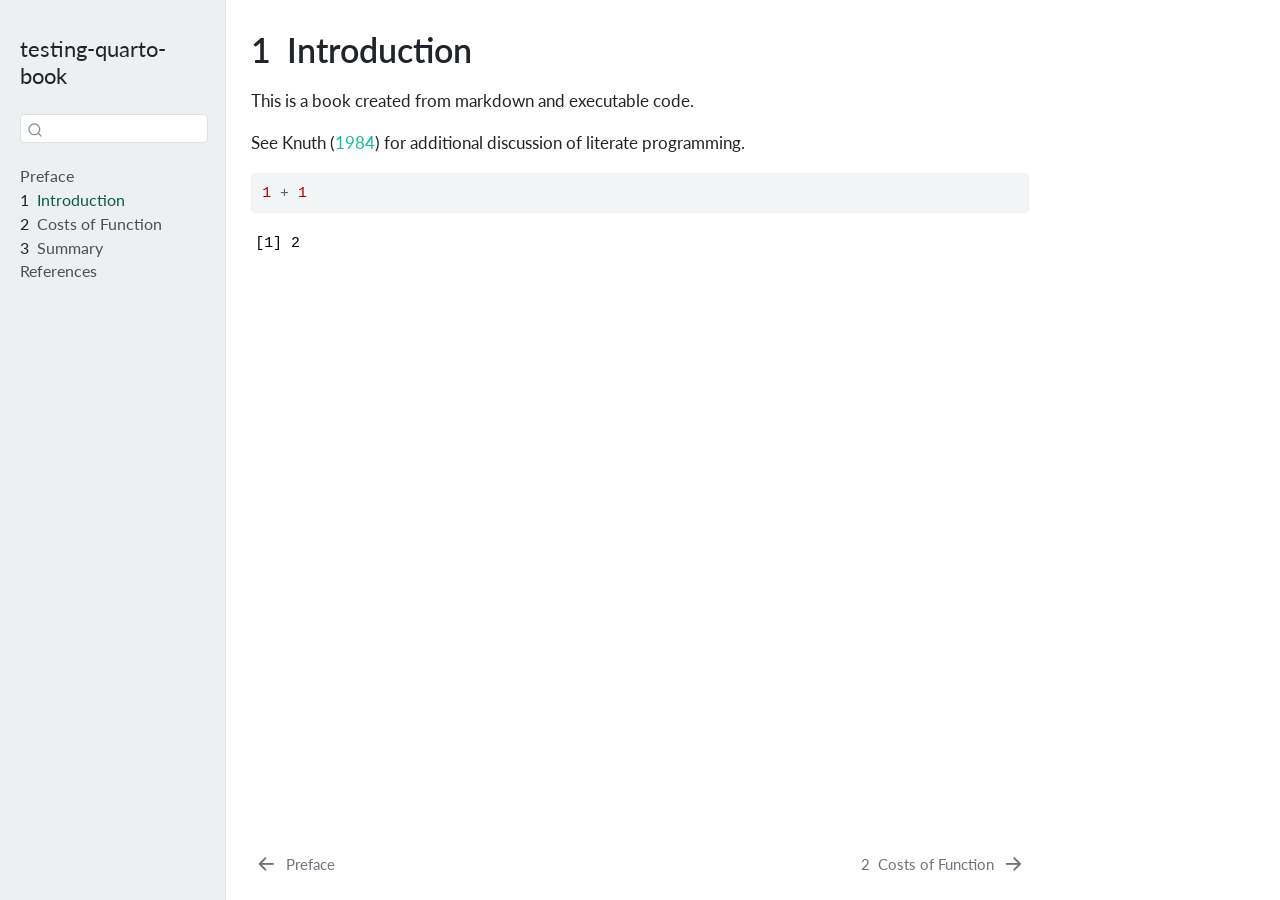
<file: testing-quarto-book/_book/intro.html>
<!DOCTYPE html>
<html xmlns="http://www.w3.org/1999/xhtml" lang="en" xml:lang="en"><head>

<meta charset="utf-8">
<meta name="generator" content="quarto-1.4.551">

<meta name="viewport" content="width=device-width, initial-scale=1.0, user-scalable=yes">


<title>testing-quarto-book - 1&nbsp; Introduction</title>
<style>
code{white-space: pre-wrap;}
span.smallcaps{font-variant: small-caps;}
div.columns{display: flex; gap: min(4vw, 1.5em);}
div.column{flex: auto; overflow-x: auto;}
div.hanging-indent{margin-left: 1.5em; text-indent: -1.5em;}
ul.task-list{list-style: none;}
ul.task-list li input[type="checkbox"] {
  width: 0.8em;
  margin: 0 0.8em 0.2em -1em; /* quarto-specific, see https://github.com/quarto-dev/quarto-cli/issues/4556 */ 
  vertical-align: middle;
}
/* CSS for syntax highlighting */
pre > code.sourceCode { white-space: pre; position: relative; }
pre > code.sourceCode > span { line-height: 1.25; }
pre > code.sourceCode > span:empty { height: 1.2em; }
.sourceCode { overflow: visible; }
code.sourceCode > span { color: inherit; text-decoration: inherit; }
div.sourceCode { margin: 1em 0; }
pre.sourceCode { margin: 0; }
@media screen {
div.sourceCode { overflow: auto; }
}
@media print {
pre > code.sourceCode { white-space: pre-wrap; }
pre > code.sourceCode > span { text-indent: -5em; padding-left: 5em; }
}
pre.numberSource code
  { counter-reset: source-line 0; }
pre.numberSource code > span
  { position: relative; left: -4em; counter-increment: source-line; }
pre.numberSource code > span > a:first-child::before
  { content: counter(source-line);
    position: relative; left: -1em; text-align: right; vertical-align: baseline;
    border: none; display: inline-block;
    -webkit-touch-callout: none; -webkit-user-select: none;
    -khtml-user-select: none; -moz-user-select: none;
    -ms-user-select: none; user-select: none;
    padding: 0 4px; width: 4em;
  }
pre.numberSource { margin-left: 3em;  padding-left: 4px; }
div.sourceCode
  {   }
@media screen {
pre > code.sourceCode > span > a:first-child::before { text-decoration: underline; }
}
/* CSS for citations */
div.csl-bib-body { }
div.csl-entry {
  clear: both;
  margin-bottom: 0em;
}
.hanging-indent div.csl-entry {
  margin-left:2em;
  text-indent:-2em;
}
div.csl-left-margin {
  min-width:2em;
  float:left;
}
div.csl-right-inline {
  margin-left:2em;
  padding-left:1em;
}
div.csl-indent {
  margin-left: 2em;
}</style>


<script src="site_libs/quarto-nav/quarto-nav.js"></script>
<script src="site_libs/quarto-nav/headroom.min.js"></script>
<script src="site_libs/clipboard/clipboard.min.js"></script>
<script src="site_libs/quarto-search/autocomplete.umd.js"></script>
<script src="site_libs/quarto-search/fuse.min.js"></script>
<script src="site_libs/quarto-search/quarto-search.js"></script>
<meta name="quarto:offset" content="./">
<link href="./function_costs.html" rel="next">
<link href="./index.html" rel="prev">
<script src="site_libs/quarto-html/quarto.js"></script>
<script src="site_libs/quarto-html/popper.min.js"></script>
<script src="site_libs/quarto-html/tippy.umd.min.js"></script>
<script src="site_libs/quarto-html/anchor.min.js"></script>
<link href="site_libs/quarto-html/tippy.css" rel="stylesheet">
<link href="site_libs/quarto-html/quarto-syntax-highlighting.css" rel="stylesheet" id="quarto-text-highlighting-styles">
<script src="site_libs/bootstrap/bootstrap.min.js"></script>
<link href="site_libs/bootstrap/bootstrap-icons.css" rel="stylesheet">
<link href="site_libs/bootstrap/bootstrap.min.css" rel="stylesheet" id="quarto-bootstrap" data-mode="light">
<script id="quarto-search-options" type="application/json">{
  "location": "sidebar",
  "copy-button": false,
  "collapse-after": 3,
  "panel-placement": "start",
  "type": "textbox",
  "limit": 50,
  "keyboard-shortcut": [
    "f",
    "/",
    "s"
  ],
  "show-item-context": false,
  "language": {
    "search-no-results-text": "No results",
    "search-matching-documents-text": "matching documents",
    "search-copy-link-title": "Copy link to search",
    "search-hide-matches-text": "Hide additional matches",
    "search-more-match-text": "more match in this document",
    "search-more-matches-text": "more matches in this document",
    "search-clear-button-title": "Clear",
    "search-text-placeholder": "",
    "search-detached-cancel-button-title": "Cancel",
    "search-submit-button-title": "Submit",
    "search-label": "Search"
  }
}</script>


</head>

<body class="nav-sidebar docked">

<div id="quarto-search-results"></div>
  <header id="quarto-header" class="headroom fixed-top">
  <nav class="quarto-secondary-nav">
    <div class="container-fluid d-flex">
      <button type="button" class="quarto-btn-toggle btn" data-bs-toggle="collapse" data-bs-target=".quarto-sidebar-collapse-item" aria-controls="quarto-sidebar" aria-expanded="false" aria-label="Toggle sidebar navigation" onclick="if (window.quartoToggleHeadroom) { window.quartoToggleHeadroom(); }">
        <i class="bi bi-layout-text-sidebar-reverse"></i>
      </button>
        <nav class="quarto-page-breadcrumbs" aria-label="breadcrumb"><ol class="breadcrumb"><li class="breadcrumb-item"><a href="./intro.html"><span class="chapter-number">1</span>&nbsp; <span class="chapter-title">Introduction</span></a></li></ol></nav>
        <a class="flex-grow-1" role="button" data-bs-toggle="collapse" data-bs-target=".quarto-sidebar-collapse-item" aria-controls="quarto-sidebar" aria-expanded="false" aria-label="Toggle sidebar navigation" onclick="if (window.quartoToggleHeadroom) { window.quartoToggleHeadroom(); }">      
        </a>
      <button type="button" class="btn quarto-search-button" aria-label="" onclick="window.quartoOpenSearch();">
        <i class="bi bi-search"></i>
      </button>
    </div>
  </nav>
</header>
<!-- content -->
<div id="quarto-content" class="quarto-container page-columns page-rows-contents page-layout-article">
<!-- sidebar -->
  <nav id="quarto-sidebar" class="sidebar collapse collapse-horizontal quarto-sidebar-collapse-item sidebar-navigation docked overflow-auto">
    <div class="pt-lg-2 mt-2 text-left sidebar-header">
    <div class="sidebar-title mb-0 py-0">
      <a href="./">testing-quarto-book</a> 
    </div>
      </div>
        <div class="mt-2 flex-shrink-0 align-items-center">
        <div class="sidebar-search">
        <div id="quarto-search" class="" title="Search"></div>
        </div>
        </div>
    <div class="sidebar-menu-container"> 
    <ul class="list-unstyled mt-1">
        <li class="sidebar-item">
  <div class="sidebar-item-container"> 
  <a href="./index.html" class="sidebar-item-text sidebar-link">
 <span class="menu-text">Preface</span></a>
  </div>
</li>
        <li class="sidebar-item">
  <div class="sidebar-item-container"> 
  <a href="./intro.html" class="sidebar-item-text sidebar-link active">
 <span class="menu-text"><span class="chapter-number">1</span>&nbsp; <span class="chapter-title">Introduction</span></span></a>
  </div>
</li>
        <li class="sidebar-item">
  <div class="sidebar-item-container"> 
  <a href="./function_costs.html" class="sidebar-item-text sidebar-link">
 <span class="menu-text"><span class="chapter-number">2</span>&nbsp; <span class="chapter-title">Costs of Function</span></span></a>
  </div>
</li>
        <li class="sidebar-item">
  <div class="sidebar-item-container"> 
  <a href="./summary.html" class="sidebar-item-text sidebar-link">
 <span class="menu-text"><span class="chapter-number">3</span>&nbsp; <span class="chapter-title">Summary</span></span></a>
  </div>
</li>
        <li class="sidebar-item">
  <div class="sidebar-item-container"> 
  <a href="./references.html" class="sidebar-item-text sidebar-link">
 <span class="menu-text">References</span></a>
  </div>
</li>
    </ul>
    </div>
</nav>
<div id="quarto-sidebar-glass" class="quarto-sidebar-collapse-item" data-bs-toggle="collapse" data-bs-target=".quarto-sidebar-collapse-item"></div>
<!-- margin-sidebar -->
    <div id="quarto-margin-sidebar" class="sidebar margin-sidebar">
        
    </div>
<!-- main -->
<main class="content" id="quarto-document-content">

<header id="title-block-header" class="quarto-title-block default">
<div class="quarto-title">
<h1 class="title"><span class="chapter-number">1</span>&nbsp; <span class="chapter-title">Introduction</span></h1>
</div>



<div class="quarto-title-meta">

    
  
    
  </div>
  


</header>


<p>This is a book created from markdown and executable code.</p>
<p>See <span class="citation" data-cites="knuth84">Knuth (<a href="references.html#ref-knuth84" role="doc-biblioref">1984</a>)</span> for additional discussion of literate programming.</p>
<div class="cell">
<div class="sourceCode cell-code" id="cb1"><pre class="sourceCode r code-with-copy"><code class="sourceCode r"><span id="cb1-1"><a href="#cb1-1" aria-hidden="true" tabindex="-1"></a><span class="dv">1</span> <span class="sc">+</span> <span class="dv">1</span></span></code><button title="Copy to Clipboard" class="code-copy-button"><i class="bi"></i></button></pre></div>
<div class="cell-output cell-output-stdout">
<pre><code>[1] 2</code></pre>
</div>
</div>


<div id="refs" class="references csl-bib-body hanging-indent" data-entry-spacing="0" role="list" style="display: none">
<div id="ref-knuth84" class="csl-entry" role="listitem">
Knuth, Donald E. 1984. <span>“Literate Programming.”</span> <em>Comput. J.</em> 27 (2): 97–111. <a href="https://doi.org/10.1093/comjnl/27.2.97">https://doi.org/10.1093/comjnl/27.2.97</a>.
</div>
</div>

</main> <!-- /main -->
<script id="quarto-html-after-body" type="application/javascript">
window.document.addEventListener("DOMContentLoaded", function (event) {
  const toggleBodyColorMode = (bsSheetEl) => {
    const mode = bsSheetEl.getAttribute("data-mode");
    const bodyEl = window.document.querySelector("body");
    if (mode === "dark") {
      bodyEl.classList.add("quarto-dark");
      bodyEl.classList.remove("quarto-light");
    } else {
      bodyEl.classList.add("quarto-light");
      bodyEl.classList.remove("quarto-dark");
    }
  }
  const toggleBodyColorPrimary = () => {
    const bsSheetEl = window.document.querySelector("link#quarto-bootstrap");
    if (bsSheetEl) {
      toggleBodyColorMode(bsSheetEl);
    }
  }
  toggleBodyColorPrimary();  
  const icon = "";
  const anchorJS = new window.AnchorJS();
  anchorJS.options = {
    placement: 'right',
    icon: icon
  };
  anchorJS.add('.anchored');
  const isCodeAnnotation = (el) => {
    for (const clz of el.classList) {
      if (clz.startsWith('code-annotation-')) {                     
        return true;
      }
    }
    return false;
  }
  const clipboard = new window.ClipboardJS('.code-copy-button', {
    text: function(trigger) {
      const codeEl = trigger.previousElementSibling.cloneNode(true);
      for (const childEl of codeEl.children) {
        if (isCodeAnnotation(childEl)) {
          childEl.remove();
        }
      }
      return codeEl.innerText;
    }
  });
  clipboard.on('success', function(e) {
    // button target
    const button = e.trigger;
    // don't keep focus
    button.blur();
    // flash "checked"
    button.classList.add('code-copy-button-checked');
    var currentTitle = button.getAttribute("title");
    button.setAttribute("title", "Copied!");
    let tooltip;
    if (window.bootstrap) {
      button.setAttribute("data-bs-toggle", "tooltip");
      button.setAttribute("data-bs-placement", "left");
      button.setAttribute("data-bs-title", "Copied!");
      tooltip = new bootstrap.Tooltip(button, 
        { trigger: "manual", 
          customClass: "code-copy-button-tooltip",
          offset: [0, -8]});
      tooltip.show();    
    }
    setTimeout(function() {
      if (tooltip) {
        tooltip.hide();
        button.removeAttribute("data-bs-title");
        button.removeAttribute("data-bs-toggle");
        button.removeAttribute("data-bs-placement");
      }
      button.setAttribute("title", currentTitle);
      button.classList.remove('code-copy-button-checked');
    }, 1000);
    // clear code selection
    e.clearSelection();
  });
    var localhostRegex = new RegExp(/^(?:http|https):\/\/localhost\:?[0-9]*\//);
    var mailtoRegex = new RegExp(/^mailto:/);
      var filterRegex = new RegExp('/' + window.location.host + '/');
    var isInternal = (href) => {
        return filterRegex.test(href) || localhostRegex.test(href) || mailtoRegex.test(href);
    }
    // Inspect non-navigation links and adorn them if external
 	var links = window.document.querySelectorAll('a[href]:not(.nav-link):not(.navbar-brand):not(.toc-action):not(.sidebar-link):not(.sidebar-item-toggle):not(.pagination-link):not(.no-external):not([aria-hidden]):not(.dropdown-item):not(.quarto-navigation-tool)');
    for (var i=0; i<links.length; i++) {
      const link = links[i];
      if (!isInternal(link.href)) {
        // undo the damage that might have been done by quarto-nav.js in the case of
        // links that we want to consider external
        if (link.dataset.originalHref !== undefined) {
          link.href = link.dataset.originalHref;
        }
      }
    }
  function tippyHover(el, contentFn, onTriggerFn, onUntriggerFn) {
    const config = {
      allowHTML: true,
      maxWidth: 500,
      delay: 100,
      arrow: false,
      appendTo: function(el) {
          return el.parentElement;
      },
      interactive: true,
      interactiveBorder: 10,
      theme: 'quarto',
      placement: 'bottom-start',
    };
    if (contentFn) {
      config.content = contentFn;
    }
    if (onTriggerFn) {
      config.onTrigger = onTriggerFn;
    }
    if (onUntriggerFn) {
      config.onUntrigger = onUntriggerFn;
    }
    window.tippy(el, config); 
  }
  const noterefs = window.document.querySelectorAll('a[role="doc-noteref"]');
  for (var i=0; i<noterefs.length; i++) {
    const ref = noterefs[i];
    tippyHover(ref, function() {
      // use id or data attribute instead here
      let href = ref.getAttribute('data-footnote-href') || ref.getAttribute('href');
      try { href = new URL(href).hash; } catch {}
      const id = href.replace(/^#\/?/, "");
      const note = window.document.getElementById(id);
      if (note) {
        return note.innerHTML;
      } else {
        return "";
      }
    });
  }
  const xrefs = window.document.querySelectorAll('a.quarto-xref');
  const processXRef = (id, note) => {
    // Strip column container classes
    const stripColumnClz = (el) => {
      el.classList.remove("page-full", "page-columns");
      if (el.children) {
        for (const child of el.children) {
          stripColumnClz(child);
        }
      }
    }
    stripColumnClz(note)
    if (id === null || id.startsWith('sec-')) {
      // Special case sections, only their first couple elements
      const container = document.createElement("div");
      if (note.children && note.children.length > 2) {
        container.appendChild(note.children[0].cloneNode(true));
        for (let i = 1; i < note.children.length; i++) {
          const child = note.children[i];
          if (child.tagName === "P" && child.innerText === "") {
            continue;
          } else {
            container.appendChild(child.cloneNode(true));
            break;
          }
        }
        if (window.Quarto?.typesetMath) {
          window.Quarto.typesetMath(container);
        }
        return container.innerHTML
      } else {
        if (window.Quarto?.typesetMath) {
          window.Quarto.typesetMath(note);
        }
        return note.innerHTML;
      }
    } else {
      // Remove any anchor links if they are present
      const anchorLink = note.querySelector('a.anchorjs-link');
      if (anchorLink) {
        anchorLink.remove();
      }
      if (window.Quarto?.typesetMath) {
        window.Quarto.typesetMath(note);
      }
      // TODO in 1.5, we should make sure this works without a callout special case
      if (note.classList.contains("callout")) {
        return note.outerHTML;
      } else {
        return note.innerHTML;
      }
    }
  }
  for (var i=0; i<xrefs.length; i++) {
    const xref = xrefs[i];
    tippyHover(xref, undefined, function(instance) {
      instance.disable();
      let url = xref.getAttribute('href');
      let hash = undefined; 
      if (url.startsWith('#')) {
        hash = url;
      } else {
        try { hash = new URL(url).hash; } catch {}
      }
      if (hash) {
        const id = hash.replace(/^#\/?/, "");
        const note = window.document.getElementById(id);
        if (note !== null) {
          try {
            const html = processXRef(id, note.cloneNode(true));
            instance.setContent(html);
          } finally {
            instance.enable();
            instance.show();
          }
        } else {
          // See if we can fetch this
          fetch(url.split('#')[0])
          .then(res => res.text())
          .then(html => {
            const parser = new DOMParser();
            const htmlDoc = parser.parseFromString(html, "text/html");
            const note = htmlDoc.getElementById(id);
            if (note !== null) {
              const html = processXRef(id, note);
              instance.setContent(html);
            } 
          }).finally(() => {
            instance.enable();
            instance.show();
          });
        }
      } else {
        // See if we can fetch a full url (with no hash to target)
        // This is a special case and we should probably do some content thinning / targeting
        fetch(url)
        .then(res => res.text())
        .then(html => {
          const parser = new DOMParser();
          const htmlDoc = parser.parseFromString(html, "text/html");
          const note = htmlDoc.querySelector('main.content');
          if (note !== null) {
            // This should only happen for chapter cross references
            // (since there is no id in the URL)
            // remove the first header
            if (note.children.length > 0 && note.children[0].tagName === "HEADER") {
              note.children[0].remove();
            }
            const html = processXRef(null, note);
            instance.setContent(html);
          } 
        }).finally(() => {
          instance.enable();
          instance.show();
        });
      }
    }, function(instance) {
    });
  }
      let selectedAnnoteEl;
      const selectorForAnnotation = ( cell, annotation) => {
        let cellAttr = 'data-code-cell="' + cell + '"';
        let lineAttr = 'data-code-annotation="' +  annotation + '"';
        const selector = 'span[' + cellAttr + '][' + lineAttr + ']';
        return selector;
      }
      const selectCodeLines = (annoteEl) => {
        const doc = window.document;
        const targetCell = annoteEl.getAttribute("data-target-cell");
        const targetAnnotation = annoteEl.getAttribute("data-target-annotation");
        const annoteSpan = window.document.querySelector(selectorForAnnotation(targetCell, targetAnnotation));
        const lines = annoteSpan.getAttribute("data-code-lines").split(",");
        const lineIds = lines.map((line) => {
          return targetCell + "-" + line;
        })
        let top = null;
        let height = null;
        let parent = null;
        if (lineIds.length > 0) {
            //compute the position of the single el (top and bottom and make a div)
            const el = window.document.getElementById(lineIds[0]);
            top = el.offsetTop;
            height = el.offsetHeight;
            parent = el.parentElement.parentElement;
          if (lineIds.length > 1) {
            const lastEl = window.document.getElementById(lineIds[lineIds.length - 1]);
            const bottom = lastEl.offsetTop + lastEl.offsetHeight;
            height = bottom - top;
          }
          if (top !== null && height !== null && parent !== null) {
            // cook up a div (if necessary) and position it 
            let div = window.document.getElementById("code-annotation-line-highlight");
            if (div === null) {
              div = window.document.createElement("div");
              div.setAttribute("id", "code-annotation-line-highlight");
              div.style.position = 'absolute';
              parent.appendChild(div);
            }
            div.style.top = top - 2 + "px";
            div.style.height = height + 4 + "px";
            div.style.left = 0;
            let gutterDiv = window.document.getElementById("code-annotation-line-highlight-gutter");
            if (gutterDiv === null) {
              gutterDiv = window.document.createElement("div");
              gutterDiv.setAttribute("id", "code-annotation-line-highlight-gutter");
              gutterDiv.style.position = 'absolute';
              const codeCell = window.document.getElementById(targetCell);
              const gutter = codeCell.querySelector('.code-annotation-gutter');
              gutter.appendChild(gutterDiv);
            }
            gutterDiv.style.top = top - 2 + "px";
            gutterDiv.style.height = height + 4 + "px";
          }
          selectedAnnoteEl = annoteEl;
        }
      };
      const unselectCodeLines = () => {
        const elementsIds = ["code-annotation-line-highlight", "code-annotation-line-highlight-gutter"];
        elementsIds.forEach((elId) => {
          const div = window.document.getElementById(elId);
          if (div) {
            div.remove();
          }
        });
        selectedAnnoteEl = undefined;
      };
        // Handle positioning of the toggle
    window.addEventListener(
      "resize",
      throttle(() => {
        elRect = undefined;
        if (selectedAnnoteEl) {
          selectCodeLines(selectedAnnoteEl);
        }
      }, 10)
    );
    function throttle(fn, ms) {
    let throttle = false;
    let timer;
      return (...args) => {
        if(!throttle) { // first call gets through
            fn.apply(this, args);
            throttle = true;
        } else { // all the others get throttled
            if(timer) clearTimeout(timer); // cancel #2
            timer = setTimeout(() => {
              fn.apply(this, args);
              timer = throttle = false;
            }, ms);
        }
      };
    }
      // Attach click handler to the DT
      const annoteDls = window.document.querySelectorAll('dt[data-target-cell]');
      for (const annoteDlNode of annoteDls) {
        annoteDlNode.addEventListener('click', (event) => {
          const clickedEl = event.target;
          if (clickedEl !== selectedAnnoteEl) {
            unselectCodeLines();
            const activeEl = window.document.querySelector('dt[data-target-cell].code-annotation-active');
            if (activeEl) {
              activeEl.classList.remove('code-annotation-active');
            }
            selectCodeLines(clickedEl);
            clickedEl.classList.add('code-annotation-active');
          } else {
            // Unselect the line
            unselectCodeLines();
            clickedEl.classList.remove('code-annotation-active');
          }
        });
      }
  const findCites = (el) => {
    const parentEl = el.parentElement;
    if (parentEl) {
      const cites = parentEl.dataset.cites;
      if (cites) {
        return {
          el,
          cites: cites.split(' ')
        };
      } else {
        return findCites(el.parentElement)
      }
    } else {
      return undefined;
    }
  };
  var bibliorefs = window.document.querySelectorAll('a[role="doc-biblioref"]');
  for (var i=0; i<bibliorefs.length; i++) {
    const ref = bibliorefs[i];
    const citeInfo = findCites(ref);
    if (citeInfo) {
      tippyHover(citeInfo.el, function() {
        var popup = window.document.createElement('div');
        citeInfo.cites.forEach(function(cite) {
          var citeDiv = window.document.createElement('div');
          citeDiv.classList.add('hanging-indent');
          citeDiv.classList.add('csl-entry');
          var biblioDiv = window.document.getElementById('ref-' + cite);
          if (biblioDiv) {
            citeDiv.innerHTML = biblioDiv.innerHTML;
          }
          popup.appendChild(citeDiv);
        });
        return popup.innerHTML;
      });
    }
  }
});
</script>
<nav class="page-navigation">
  <div class="nav-page nav-page-previous">
      <a href="./index.html" class="pagination-link" aria-label="Preface">
        <i class="bi bi-arrow-left-short"></i> <span class="nav-page-text">Preface</span>
      </a>          
  </div>
  <div class="nav-page nav-page-next">
      <a href="./function_costs.html" class="pagination-link" aria-label="Costs of Function">
        <span class="nav-page-text"><span class="chapter-number">2</span>&nbsp; <span class="chapter-title">Costs of Function</span></span> <i class="bi bi-arrow-right-short"></i>
      </a>
  </div>
</nav>
</div> <!-- /content -->




</body></html>
</file>
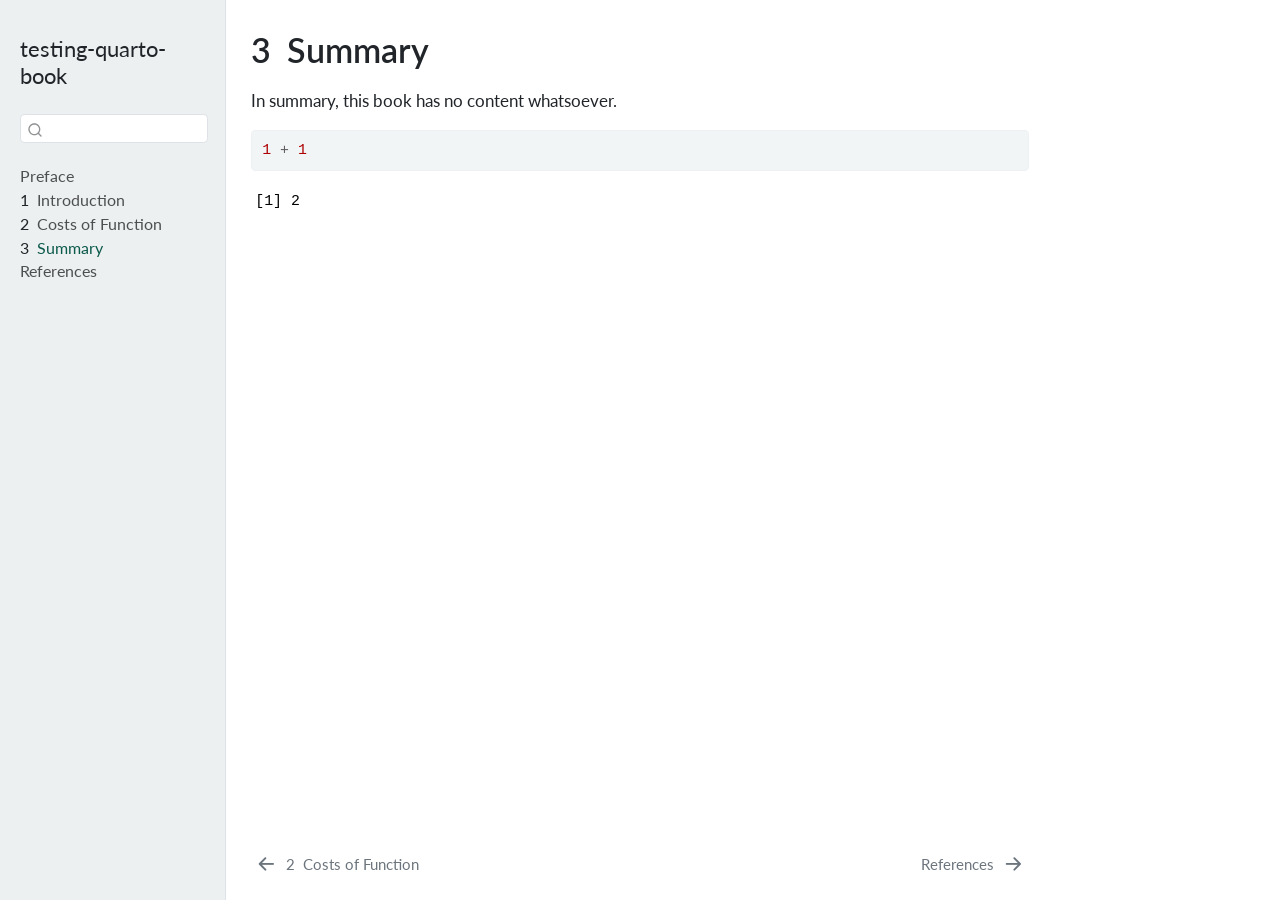
<file: testing-quarto-book/_book/summary.html>
<!DOCTYPE html>
<html xmlns="http://www.w3.org/1999/xhtml" lang="en" xml:lang="en"><head>

<meta charset="utf-8">
<meta name="generator" content="quarto-1.4.551">

<meta name="viewport" content="width=device-width, initial-scale=1.0, user-scalable=yes">


<title>testing-quarto-book - 3&nbsp; Summary</title>
<style>
code{white-space: pre-wrap;}
span.smallcaps{font-variant: small-caps;}
div.columns{display: flex; gap: min(4vw, 1.5em);}
div.column{flex: auto; overflow-x: auto;}
div.hanging-indent{margin-left: 1.5em; text-indent: -1.5em;}
ul.task-list{list-style: none;}
ul.task-list li input[type="checkbox"] {
  width: 0.8em;
  margin: 0 0.8em 0.2em -1em; /* quarto-specific, see https://github.com/quarto-dev/quarto-cli/issues/4556 */ 
  vertical-align: middle;
}
/* CSS for syntax highlighting */
pre > code.sourceCode { white-space: pre; position: relative; }
pre > code.sourceCode > span { line-height: 1.25; }
pre > code.sourceCode > span:empty { height: 1.2em; }
.sourceCode { overflow: visible; }
code.sourceCode > span { color: inherit; text-decoration: inherit; }
div.sourceCode { margin: 1em 0; }
pre.sourceCode { margin: 0; }
@media screen {
div.sourceCode { overflow: auto; }
}
@media print {
pre > code.sourceCode { white-space: pre-wrap; }
pre > code.sourceCode > span { text-indent: -5em; padding-left: 5em; }
}
pre.numberSource code
  { counter-reset: source-line 0; }
pre.numberSource code > span
  { position: relative; left: -4em; counter-increment: source-line; }
pre.numberSource code > span > a:first-child::before
  { content: counter(source-line);
    position: relative; left: -1em; text-align: right; vertical-align: baseline;
    border: none; display: inline-block;
    -webkit-touch-callout: none; -webkit-user-select: none;
    -khtml-user-select: none; -moz-user-select: none;
    -ms-user-select: none; user-select: none;
    padding: 0 4px; width: 4em;
  }
pre.numberSource { margin-left: 3em;  padding-left: 4px; }
div.sourceCode
  {   }
@media screen {
pre > code.sourceCode > span > a:first-child::before { text-decoration: underline; }
}
</style>


<script src="site_libs/quarto-nav/quarto-nav.js"></script>
<script src="site_libs/quarto-nav/headroom.min.js"></script>
<script src="site_libs/clipboard/clipboard.min.js"></script>
<script src="site_libs/quarto-search/autocomplete.umd.js"></script>
<script src="site_libs/quarto-search/fuse.min.js"></script>
<script src="site_libs/quarto-search/quarto-search.js"></script>
<meta name="quarto:offset" content="./">
<link href="./references.html" rel="next">
<link href="./function_costs.html" rel="prev">
<script src="site_libs/quarto-html/quarto.js"></script>
<script src="site_libs/quarto-html/popper.min.js"></script>
<script src="site_libs/quarto-html/tippy.umd.min.js"></script>
<script src="site_libs/quarto-html/anchor.min.js"></script>
<link href="site_libs/quarto-html/tippy.css" rel="stylesheet">
<link href="site_libs/quarto-html/quarto-syntax-highlighting.css" rel="stylesheet" id="quarto-text-highlighting-styles">
<script src="site_libs/bootstrap/bootstrap.min.js"></script>
<link href="site_libs/bootstrap/bootstrap-icons.css" rel="stylesheet">
<link href="site_libs/bootstrap/bootstrap.min.css" rel="stylesheet" id="quarto-bootstrap" data-mode="light">
<script id="quarto-search-options" type="application/json">{
  "location": "sidebar",
  "copy-button": false,
  "collapse-after": 3,
  "panel-placement": "start",
  "type": "textbox",
  "limit": 50,
  "keyboard-shortcut": [
    "f",
    "/",
    "s"
  ],
  "show-item-context": false,
  "language": {
    "search-no-results-text": "No results",
    "search-matching-documents-text": "matching documents",
    "search-copy-link-title": "Copy link to search",
    "search-hide-matches-text": "Hide additional matches",
    "search-more-match-text": "more match in this document",
    "search-more-matches-text": "more matches in this document",
    "search-clear-button-title": "Clear",
    "search-text-placeholder": "",
    "search-detached-cancel-button-title": "Cancel",
    "search-submit-button-title": "Submit",
    "search-label": "Search"
  }
}</script>


</head>

<body class="nav-sidebar docked">

<div id="quarto-search-results"></div>
  <header id="quarto-header" class="headroom fixed-top">
  <nav class="quarto-secondary-nav">
    <div class="container-fluid d-flex">
      <button type="button" class="quarto-btn-toggle btn" data-bs-toggle="collapse" data-bs-target=".quarto-sidebar-collapse-item" aria-controls="quarto-sidebar" aria-expanded="false" aria-label="Toggle sidebar navigation" onclick="if (window.quartoToggleHeadroom) { window.quartoToggleHeadroom(); }">
        <i class="bi bi-layout-text-sidebar-reverse"></i>
      </button>
        <nav class="quarto-page-breadcrumbs" aria-label="breadcrumb"><ol class="breadcrumb"><li class="breadcrumb-item"><a href="./summary.html"><span class="chapter-number">3</span>&nbsp; <span class="chapter-title">Summary</span></a></li></ol></nav>
        <a class="flex-grow-1" role="button" data-bs-toggle="collapse" data-bs-target=".quarto-sidebar-collapse-item" aria-controls="quarto-sidebar" aria-expanded="false" aria-label="Toggle sidebar navigation" onclick="if (window.quartoToggleHeadroom) { window.quartoToggleHeadroom(); }">      
        </a>
      <button type="button" class="btn quarto-search-button" aria-label="" onclick="window.quartoOpenSearch();">
        <i class="bi bi-search"></i>
      </button>
    </div>
  </nav>
</header>
<!-- content -->
<div id="quarto-content" class="quarto-container page-columns page-rows-contents page-layout-article">
<!-- sidebar -->
  <nav id="quarto-sidebar" class="sidebar collapse collapse-horizontal quarto-sidebar-collapse-item sidebar-navigation docked overflow-auto">
    <div class="pt-lg-2 mt-2 text-left sidebar-header">
    <div class="sidebar-title mb-0 py-0">
      <a href="./">testing-quarto-book</a> 
    </div>
      </div>
        <div class="mt-2 flex-shrink-0 align-items-center">
        <div class="sidebar-search">
        <div id="quarto-search" class="" title="Search"></div>
        </div>
        </div>
    <div class="sidebar-menu-container"> 
    <ul class="list-unstyled mt-1">
        <li class="sidebar-item">
  <div class="sidebar-item-container"> 
  <a href="./index.html" class="sidebar-item-text sidebar-link">
 <span class="menu-text">Preface</span></a>
  </div>
</li>
        <li class="sidebar-item">
  <div class="sidebar-item-container"> 
  <a href="./intro.html" class="sidebar-item-text sidebar-link">
 <span class="menu-text"><span class="chapter-number">1</span>&nbsp; <span class="chapter-title">Introduction</span></span></a>
  </div>
</li>
        <li class="sidebar-item">
  <div class="sidebar-item-container"> 
  <a href="./function_costs.html" class="sidebar-item-text sidebar-link">
 <span class="menu-text"><span class="chapter-number">2</span>&nbsp; <span class="chapter-title">Costs of Function</span></span></a>
  </div>
</li>
        <li class="sidebar-item">
  <div class="sidebar-item-container"> 
  <a href="./summary.html" class="sidebar-item-text sidebar-link active">
 <span class="menu-text"><span class="chapter-number">3</span>&nbsp; <span class="chapter-title">Summary</span></span></a>
  </div>
</li>
        <li class="sidebar-item">
  <div class="sidebar-item-container"> 
  <a href="./references.html" class="sidebar-item-text sidebar-link">
 <span class="menu-text">References</span></a>
  </div>
</li>
    </ul>
    </div>
</nav>
<div id="quarto-sidebar-glass" class="quarto-sidebar-collapse-item" data-bs-toggle="collapse" data-bs-target=".quarto-sidebar-collapse-item"></div>
<!-- margin-sidebar -->
    <div id="quarto-margin-sidebar" class="sidebar margin-sidebar">
        
    </div>
<!-- main -->
<main class="content" id="quarto-document-content">

<header id="title-block-header" class="quarto-title-block default">
<div class="quarto-title">
<h1 class="title"><span class="chapter-number">3</span>&nbsp; <span class="chapter-title">Summary</span></h1>
</div>



<div class="quarto-title-meta">

    
  
    
  </div>
  


</header>


<p>In summary, this book has no content whatsoever.</p>
<div class="cell">
<div class="sourceCode cell-code" id="cb1"><pre class="sourceCode r code-with-copy"><code class="sourceCode r"><span id="cb1-1"><a href="#cb1-1" aria-hidden="true" tabindex="-1"></a><span class="dv">1</span> <span class="sc">+</span> <span class="dv">1</span></span></code><button title="Copy to Clipboard" class="code-copy-button"><i class="bi"></i></button></pre></div>
<div class="cell-output cell-output-stdout">
<pre><code>[1] 2</code></pre>
</div>
</div>



</main> <!-- /main -->
<script id="quarto-html-after-body" type="application/javascript">
window.document.addEventListener("DOMContentLoaded", function (event) {
  const toggleBodyColorMode = (bsSheetEl) => {
    const mode = bsSheetEl.getAttribute("data-mode");
    const bodyEl = window.document.querySelector("body");
    if (mode === "dark") {
      bodyEl.classList.add("quarto-dark");
      bodyEl.classList.remove("quarto-light");
    } else {
      bodyEl.classList.add("quarto-light");
      bodyEl.classList.remove("quarto-dark");
    }
  }
  const toggleBodyColorPrimary = () => {
    const bsSheetEl = window.document.querySelector("link#quarto-bootstrap");
    if (bsSheetEl) {
      toggleBodyColorMode(bsSheetEl);
    }
  }
  toggleBodyColorPrimary();  
  const icon = "";
  const anchorJS = new window.AnchorJS();
  anchorJS.options = {
    placement: 'right',
    icon: icon
  };
  anchorJS.add('.anchored');
  const isCodeAnnotation = (el) => {
    for (const clz of el.classList) {
      if (clz.startsWith('code-annotation-')) {                     
        return true;
      }
    }
    return false;
  }
  const clipboard = new window.ClipboardJS('.code-copy-button', {
    text: function(trigger) {
      const codeEl = trigger.previousElementSibling.cloneNode(true);
      for (const childEl of codeEl.children) {
        if (isCodeAnnotation(childEl)) {
          childEl.remove();
        }
      }
      return codeEl.innerText;
    }
  });
  clipboard.on('success', function(e) {
    // button target
    const button = e.trigger;
    // don't keep focus
    button.blur();
    // flash "checked"
    button.classList.add('code-copy-button-checked');
    var currentTitle = button.getAttribute("title");
    button.setAttribute("title", "Copied!");
    let tooltip;
    if (window.bootstrap) {
      button.setAttribute("data-bs-toggle", "tooltip");
      button.setAttribute("data-bs-placement", "left");
      button.setAttribute("data-bs-title", "Copied!");
      tooltip = new bootstrap.Tooltip(button, 
        { trigger: "manual", 
          customClass: "code-copy-button-tooltip",
          offset: [0, -8]});
      tooltip.show();    
    }
    setTimeout(function() {
      if (tooltip) {
        tooltip.hide();
        button.removeAttribute("data-bs-title");
        button.removeAttribute("data-bs-toggle");
        button.removeAttribute("data-bs-placement");
      }
      button.setAttribute("title", currentTitle);
      button.classList.remove('code-copy-button-checked');
    }, 1000);
    // clear code selection
    e.clearSelection();
  });
    var localhostRegex = new RegExp(/^(?:http|https):\/\/localhost\:?[0-9]*\//);
    var mailtoRegex = new RegExp(/^mailto:/);
      var filterRegex = new RegExp('/' + window.location.host + '/');
    var isInternal = (href) => {
        return filterRegex.test(href) || localhostRegex.test(href) || mailtoRegex.test(href);
    }
    // Inspect non-navigation links and adorn them if external
 	var links = window.document.querySelectorAll('a[href]:not(.nav-link):not(.navbar-brand):not(.toc-action):not(.sidebar-link):not(.sidebar-item-toggle):not(.pagination-link):not(.no-external):not([aria-hidden]):not(.dropdown-item):not(.quarto-navigation-tool)');
    for (var i=0; i<links.length; i++) {
      const link = links[i];
      if (!isInternal(link.href)) {
        // undo the damage that might have been done by quarto-nav.js in the case of
        // links that we want to consider external
        if (link.dataset.originalHref !== undefined) {
          link.href = link.dataset.originalHref;
        }
      }
    }
  function tippyHover(el, contentFn, onTriggerFn, onUntriggerFn) {
    const config = {
      allowHTML: true,
      maxWidth: 500,
      delay: 100,
      arrow: false,
      appendTo: function(el) {
          return el.parentElement;
      },
      interactive: true,
      interactiveBorder: 10,
      theme: 'quarto',
      placement: 'bottom-start',
    };
    if (contentFn) {
      config.content = contentFn;
    }
    if (onTriggerFn) {
      config.onTrigger = onTriggerFn;
    }
    if (onUntriggerFn) {
      config.onUntrigger = onUntriggerFn;
    }
    window.tippy(el, config); 
  }
  const noterefs = window.document.querySelectorAll('a[role="doc-noteref"]');
  for (var i=0; i<noterefs.length; i++) {
    const ref = noterefs[i];
    tippyHover(ref, function() {
      // use id or data attribute instead here
      let href = ref.getAttribute('data-footnote-href') || ref.getAttribute('href');
      try { href = new URL(href).hash; } catch {}
      const id = href.replace(/^#\/?/, "");
      const note = window.document.getElementById(id);
      if (note) {
        return note.innerHTML;
      } else {
        return "";
      }
    });
  }
  const xrefs = window.document.querySelectorAll('a.quarto-xref');
  const processXRef = (id, note) => {
    // Strip column container classes
    const stripColumnClz = (el) => {
      el.classList.remove("page-full", "page-columns");
      if (el.children) {
        for (const child of el.children) {
          stripColumnClz(child);
        }
      }
    }
    stripColumnClz(note)
    if (id === null || id.startsWith('sec-')) {
      // Special case sections, only their first couple elements
      const container = document.createElement("div");
      if (note.children && note.children.length > 2) {
        container.appendChild(note.children[0].cloneNode(true));
        for (let i = 1; i < note.children.length; i++) {
          const child = note.children[i];
          if (child.tagName === "P" && child.innerText === "") {
            continue;
          } else {
            container.appendChild(child.cloneNode(true));
            break;
          }
        }
        if (window.Quarto?.typesetMath) {
          window.Quarto.typesetMath(container);
        }
        return container.innerHTML
      } else {
        if (window.Quarto?.typesetMath) {
          window.Quarto.typesetMath(note);
        }
        return note.innerHTML;
      }
    } else {
      // Remove any anchor links if they are present
      const anchorLink = note.querySelector('a.anchorjs-link');
      if (anchorLink) {
        anchorLink.remove();
      }
      if (window.Quarto?.typesetMath) {
        window.Quarto.typesetMath(note);
      }
      // TODO in 1.5, we should make sure this works without a callout special case
      if (note.classList.contains("callout")) {
        return note.outerHTML;
      } else {
        return note.innerHTML;
      }
    }
  }
  for (var i=0; i<xrefs.length; i++) {
    const xref = xrefs[i];
    tippyHover(xref, undefined, function(instance) {
      instance.disable();
      let url = xref.getAttribute('href');
      let hash = undefined; 
      if (url.startsWith('#')) {
        hash = url;
      } else {
        try { hash = new URL(url).hash; } catch {}
      }
      if (hash) {
        const id = hash.replace(/^#\/?/, "");
        const note = window.document.getElementById(id);
        if (note !== null) {
          try {
            const html = processXRef(id, note.cloneNode(true));
            instance.setContent(html);
          } finally {
            instance.enable();
            instance.show();
          }
        } else {
          // See if we can fetch this
          fetch(url.split('#')[0])
          .then(res => res.text())
          .then(html => {
            const parser = new DOMParser();
            const htmlDoc = parser.parseFromString(html, "text/html");
            const note = htmlDoc.getElementById(id);
            if (note !== null) {
              const html = processXRef(id, note);
              instance.setContent(html);
            } 
          }).finally(() => {
            instance.enable();
            instance.show();
          });
        }
      } else {
        // See if we can fetch a full url (with no hash to target)
        // This is a special case and we should probably do some content thinning / targeting
        fetch(url)
        .then(res => res.text())
        .then(html => {
          const parser = new DOMParser();
          const htmlDoc = parser.parseFromString(html, "text/html");
          const note = htmlDoc.querySelector('main.content');
          if (note !== null) {
            // This should only happen for chapter cross references
            // (since there is no id in the URL)
            // remove the first header
            if (note.children.length > 0 && note.children[0].tagName === "HEADER") {
              note.children[0].remove();
            }
            const html = processXRef(null, note);
            instance.setContent(html);
          } 
        }).finally(() => {
          instance.enable();
          instance.show();
        });
      }
    }, function(instance) {
    });
  }
      let selectedAnnoteEl;
      const selectorForAnnotation = ( cell, annotation) => {
        let cellAttr = 'data-code-cell="' + cell + '"';
        let lineAttr = 'data-code-annotation="' +  annotation + '"';
        const selector = 'span[' + cellAttr + '][' + lineAttr + ']';
        return selector;
      }
      const selectCodeLines = (annoteEl) => {
        const doc = window.document;
        const targetCell = annoteEl.getAttribute("data-target-cell");
        const targetAnnotation = annoteEl.getAttribute("data-target-annotation");
        const annoteSpan = window.document.querySelector(selectorForAnnotation(targetCell, targetAnnotation));
        const lines = annoteSpan.getAttribute("data-code-lines").split(",");
        const lineIds = lines.map((line) => {
          return targetCell + "-" + line;
        })
        let top = null;
        let height = null;
        let parent = null;
        if (lineIds.length > 0) {
            //compute the position of the single el (top and bottom and make a div)
            const el = window.document.getElementById(lineIds[0]);
            top = el.offsetTop;
            height = el.offsetHeight;
            parent = el.parentElement.parentElement;
          if (lineIds.length > 1) {
            const lastEl = window.document.getElementById(lineIds[lineIds.length - 1]);
            const bottom = lastEl.offsetTop + lastEl.offsetHeight;
            height = bottom - top;
          }
          if (top !== null && height !== null && parent !== null) {
            // cook up a div (if necessary) and position it 
            let div = window.document.getElementById("code-annotation-line-highlight");
            if (div === null) {
              div = window.document.createElement("div");
              div.setAttribute("id", "code-annotation-line-highlight");
              div.style.position = 'absolute';
              parent.appendChild(div);
            }
            div.style.top = top - 2 + "px";
            div.style.height = height + 4 + "px";
            div.style.left = 0;
            let gutterDiv = window.document.getElementById("code-annotation-line-highlight-gutter");
            if (gutterDiv === null) {
              gutterDiv = window.document.createElement("div");
              gutterDiv.setAttribute("id", "code-annotation-line-highlight-gutter");
              gutterDiv.style.position = 'absolute';
              const codeCell = window.document.getElementById(targetCell);
              const gutter = codeCell.querySelector('.code-annotation-gutter');
              gutter.appendChild(gutterDiv);
            }
            gutterDiv.style.top = top - 2 + "px";
            gutterDiv.style.height = height + 4 + "px";
          }
          selectedAnnoteEl = annoteEl;
        }
      };
      const unselectCodeLines = () => {
        const elementsIds = ["code-annotation-line-highlight", "code-annotation-line-highlight-gutter"];
        elementsIds.forEach((elId) => {
          const div = window.document.getElementById(elId);
          if (div) {
            div.remove();
          }
        });
        selectedAnnoteEl = undefined;
      };
        // Handle positioning of the toggle
    window.addEventListener(
      "resize",
      throttle(() => {
        elRect = undefined;
        if (selectedAnnoteEl) {
          selectCodeLines(selectedAnnoteEl);
        }
      }, 10)
    );
    function throttle(fn, ms) {
    let throttle = false;
    let timer;
      return (...args) => {
        if(!throttle) { // first call gets through
            fn.apply(this, args);
            throttle = true;
        } else { // all the others get throttled
            if(timer) clearTimeout(timer); // cancel #2
            timer = setTimeout(() => {
              fn.apply(this, args);
              timer = throttle = false;
            }, ms);
        }
      };
    }
      // Attach click handler to the DT
      const annoteDls = window.document.querySelectorAll('dt[data-target-cell]');
      for (const annoteDlNode of annoteDls) {
        annoteDlNode.addEventListener('click', (event) => {
          const clickedEl = event.target;
          if (clickedEl !== selectedAnnoteEl) {
            unselectCodeLines();
            const activeEl = window.document.querySelector('dt[data-target-cell].code-annotation-active');
            if (activeEl) {
              activeEl.classList.remove('code-annotation-active');
            }
            selectCodeLines(clickedEl);
            clickedEl.classList.add('code-annotation-active');
          } else {
            // Unselect the line
            unselectCodeLines();
            clickedEl.classList.remove('code-annotation-active');
          }
        });
      }
  const findCites = (el) => {
    const parentEl = el.parentElement;
    if (parentEl) {
      const cites = parentEl.dataset.cites;
      if (cites) {
        return {
          el,
          cites: cites.split(' ')
        };
      } else {
        return findCites(el.parentElement)
      }
    } else {
      return undefined;
    }
  };
  var bibliorefs = window.document.querySelectorAll('a[role="doc-biblioref"]');
  for (var i=0; i<bibliorefs.length; i++) {
    const ref = bibliorefs[i];
    const citeInfo = findCites(ref);
    if (citeInfo) {
      tippyHover(citeInfo.el, function() {
        var popup = window.document.createElement('div');
        citeInfo.cites.forEach(function(cite) {
          var citeDiv = window.document.createElement('div');
          citeDiv.classList.add('hanging-indent');
          citeDiv.classList.add('csl-entry');
          var biblioDiv = window.document.getElementById('ref-' + cite);
          if (biblioDiv) {
            citeDiv.innerHTML = biblioDiv.innerHTML;
          }
          popup.appendChild(citeDiv);
        });
        return popup.innerHTML;
      });
    }
  }
});
</script>
<nav class="page-navigation">
  <div class="nav-page nav-page-previous">
      <a href="./function_costs.html" class="pagination-link" aria-label="Costs of Function">
        <i class="bi bi-arrow-left-short"></i> <span class="nav-page-text"><span class="chapter-number">2</span>&nbsp; <span class="chapter-title">Costs of Function</span></span>
      </a>          
  </div>
  <div class="nav-page nav-page-next">
      <a href="./references.html" class="pagination-link" aria-label="References">
        <span class="nav-page-text">References</span> <i class="bi bi-arrow-right-short"></i>
      </a>
  </div>
</nav>
</div> <!-- /content -->




</body></html>
</file>
<file: testing-quarto-book/_book/site_libs/quarto-html/tippy.css>
.tippy-box[data-animation=fade][data-state=hidden]{opacity:0}[data-tippy-root]{max-width:calc(100vw - 10px)}.tippy-box{position:relative;background-color:#333;color:#fff;border-radius:4px;font-size:14px;line-height:1.4;white-space:normal;outline:0;transition-property:transform,visibility,opacity}.tippy-box[data-placement^=top]>.tippy-arrow{bottom:0}.tippy-box[data-placement^=top]>.tippy-arrow:before{bottom:-7px;left:0;border-width:8px 8px 0;border-top-color:initial;transform-origin:center top}.tippy-box[data-placement^=bottom]>.tippy-arrow{top:0}.tippy-box[data-placement^=bottom]>.tippy-arrow:before{top:-7px;left:0;border-width:0 8px 8px;border-bottom-color:initial;transform-origin:center bottom}.tippy-box[data-placement^=left]>.tippy-arrow{right:0}.tippy-box[data-placement^=left]>.tippy-arrow:before{border-width:8px 0 8px 8px;border-left-color:initial;right:-7px;transform-origin:center left}.tippy-box[data-placement^=right]>.tippy-arrow{left:0}.tippy-box[data-placement^=right]>.tippy-arrow:before{left:-7px;border-width:8px 8px 8px 0;border-right-color:initial;transform-origin:center right}.tippy-box[data-inertia][data-state=visible]{transition-timing-function:cubic-bezier(.54,1.5,.38,1.11)}.tippy-arrow{width:16px;height:16px;color:#333}.tippy-arrow:before{content:"";position:absolute;border-color:transparent;border-style:solid}.tippy-content{position:relative;padding:5px 9px;z-index:1}
</file>
<file: testing-quarto-book/_book/site_libs/quarto-html/quarto-syntax-highlighting.css>
/* quarto syntax highlight colors */
:root {
  --quarto-hl-ot-color: #003B4F;
  --quarto-hl-at-color: #657422;
  --quarto-hl-ss-color: #20794D;
  --quarto-hl-an-color: #5E5E5E;
  --quarto-hl-fu-color: #4758AB;
  --quarto-hl-st-color: #20794D;
  --quarto-hl-cf-color: #003B4F;
  --quarto-hl-op-color: #5E5E5E;
  --quarto-hl-er-color: #AD0000;
  --quarto-hl-bn-color: #AD0000;
  --quarto-hl-al-color: #AD0000;
  --quarto-hl-va-color: #111111;
  --quarto-hl-bu-color: inherit;
  --quarto-hl-ex-color: inherit;
  --quarto-hl-pp-color: #AD0000;
  --quarto-hl-in-color: #5E5E5E;
  --quarto-hl-vs-color: #20794D;
  --quarto-hl-wa-color: #5E5E5E;
  --quarto-hl-do-color: #5E5E5E;
  --quarto-hl-im-color: #00769E;
  --quarto-hl-ch-color: #20794D;
  --quarto-hl-dt-color: #AD0000;
  --quarto-hl-fl-color: #AD0000;
  --quarto-hl-co-color: #5E5E5E;
  --quarto-hl-cv-color: #5E5E5E;
  --quarto-hl-cn-color: #8f5902;
  --quarto-hl-sc-color: #5E5E5E;
  --quarto-hl-dv-color: #AD0000;
  --quarto-hl-kw-color: #003B4F;
}

/* other quarto variables */
:root {
  --quarto-font-monospace: SFMono-Regular, Menlo, Monaco, Consolas, "Liberation Mono", "Courier New", monospace;
}

pre > code.sourceCode > span {
  color: #003B4F;
}

code span {
  color: #003B4F;
}

code.sourceCode > span {
  color: #003B4F;
}

div.sourceCode,
div.sourceCode pre.sourceCode {
  color: #003B4F;
}

code span.ot {
  color: #003B4F;
  font-style: inherit;
}

code span.at {
  color: #657422;
  font-style: inherit;
}

code span.ss {
  color: #20794D;
  font-style: inherit;
}

code span.an {
  color: #5E5E5E;
  font-style: inherit;
}

code span.fu {
  color: #4758AB;
  font-style: inherit;
}

code span.st {
  color: #20794D;
  font-style: inherit;
}

code span.cf {
  color: #003B4F;
  font-style: inherit;
}

code span.op {
  color: #5E5E5E;
  font-style: inherit;
}

code span.er {
  color: #AD0000;
  font-style: inherit;
}

code span.bn {
  color: #AD0000;
  font-style: inherit;
}

code span.al {
  color: #AD0000;
  font-style: inherit;
}

code span.va {
  color: #111111;
  font-style: inherit;
}

code span.bu {
  font-style: inherit;
}

code span.ex {
  font-style: inherit;
}

code span.pp {
  color: #AD0000;
  font-style: inherit;
}

code span.in {
  color: #5E5E5E;
  font-style: inherit;
}

code span.vs {
  color: #20794D;
  font-style: inherit;
}

code span.wa {
  color: #5E5E5E;
  font-style: italic;
}

code span.do {
  color: #5E5E5E;
  font-style: italic;
}

code span.im {
  color: #00769E;
  font-style: inherit;
}

code span.ch {
  color: #20794D;
  font-style: inherit;
}

code span.dt {
  color: #AD0000;
  font-style: inherit;
}

code span.fl {
  color: #AD0000;
  font-style: inherit;
}

code span.co {
  color: #5E5E5E;
  font-style: inherit;
}

code span.cv {
  color: #5E5E5E;
  font-style: italic;
}

code span.cn {
  color: #8f5902;
  font-style: inherit;
}

code span.sc {
  color: #5E5E5E;
  font-style: inherit;
}

code span.dv {
  color: #AD0000;
  font-style: inherit;
}

code span.kw {
  color: #003B4F;
  font-style: inherit;
}

.prevent-inlining {
  content: "</";
}

/*# sourceMappingURL=debc5d5d77c3f9108843748ff7464032.css.map */
</file>
<file: testing-quarto-book/docs/site_libs/quarto-html/tippy.css>
.tippy-box[data-animation=fade][data-state=hidden]{opacity:0}[data-tippy-root]{max-width:calc(100vw - 10px)}.tippy-box{position:relative;background-color:#333;color:#fff;border-radius:4px;font-size:14px;line-height:1.4;white-space:normal;outline:0;transition-property:transform,visibility,opacity}.tippy-box[data-placement^=top]>.tippy-arrow{bottom:0}.tippy-box[data-placement^=top]>.tippy-arrow:before{bottom:-7px;left:0;border-width:8px 8px 0;border-top-color:initial;transform-origin:center top}.tippy-box[data-placement^=bottom]>.tippy-arrow{top:0}.tippy-box[data-placement^=bottom]>.tippy-arrow:before{top:-7px;left:0;border-width:0 8px 8px;border-bottom-color:initial;transform-origin:center bottom}.tippy-box[data-placement^=left]>.tippy-arrow{right:0}.tippy-box[data-placement^=left]>.tippy-arrow:before{border-width:8px 0 8px 8px;border-left-color:initial;right:-7px;transform-origin:center left}.tippy-box[data-placement^=right]>.tippy-arrow{left:0}.tippy-box[data-placement^=right]>.tippy-arrow:before{left:-7px;border-width:8px 8px 8px 0;border-right-color:initial;transform-origin:center right}.tippy-box[data-inertia][data-state=visible]{transition-timing-function:cubic-bezier(.54,1.5,.38,1.11)}.tippy-arrow{width:16px;height:16px;color:#333}.tippy-arrow:before{content:"";position:absolute;border-color:transparent;border-style:solid}.tippy-content{position:relative;padding:5px 9px;z-index:1}
</file>
<file: testing-quarto-book/docs/site_libs/quarto-html/quarto-syntax-highlighting.css>
/* quarto syntax highlight colors */
:root {
  --quarto-hl-ot-color: #003B4F;
  --quarto-hl-at-color: #657422;
  --quarto-hl-ss-color: #20794D;
  --quarto-hl-an-color: #5E5E5E;
  --quarto-hl-fu-color: #4758AB;
  --quarto-hl-st-color: #20794D;
  --quarto-hl-cf-color: #003B4F;
  --quarto-hl-op-color: #5E5E5E;
  --quarto-hl-er-color: #AD0000;
  --quarto-hl-bn-color: #AD0000;
  --quarto-hl-al-color: #AD0000;
  --quarto-hl-va-color: #111111;
  --quarto-hl-bu-color: inherit;
  --quarto-hl-ex-color: inherit;
  --quarto-hl-pp-color: #AD0000;
  --quarto-hl-in-color: #5E5E5E;
  --quarto-hl-vs-color: #20794D;
  --quarto-hl-wa-color: #5E5E5E;
  --quarto-hl-do-color: #5E5E5E;
  --quarto-hl-im-color: #00769E;
  --quarto-hl-ch-color: #20794D;
  --quarto-hl-dt-color: #AD0000;
  --quarto-hl-fl-color: #AD0000;
  --quarto-hl-co-color: #5E5E5E;
  --quarto-hl-cv-color: #5E5E5E;
  --quarto-hl-cn-color: #8f5902;
  --quarto-hl-sc-color: #5E5E5E;
  --quarto-hl-dv-color: #AD0000;
  --quarto-hl-kw-color: #003B4F;
}

/* other quarto variables */
:root {
  --quarto-font-monospace: SFMono-Regular, Menlo, Monaco, Consolas, "Liberation Mono", "Courier New", monospace;
}

pre > code.sourceCode > span {
  color: #003B4F;
}

code span {
  color: #003B4F;
}

code.sourceCode > span {
  color: #003B4F;
}

div.sourceCode,
div.sourceCode pre.sourceCode {
  color: #003B4F;
}

code span.ot {
  color: #003B4F;
  font-style: inherit;
}

code span.at {
  color: #657422;
  font-style: inherit;
}

code span.ss {
  color: #20794D;
  font-style: inherit;
}

code span.an {
  color: #5E5E5E;
  font-style: inherit;
}

code span.fu {
  color: #4758AB;
  font-style: inherit;
}

code span.st {
  color: #20794D;
  font-style: inherit;
}

code span.cf {
  color: #003B4F;
  font-style: inherit;
}

code span.op {
  color: #5E5E5E;
  font-style: inherit;
}

code span.er {
  color: #AD0000;
  font-style: inherit;
}

code span.bn {
  color: #AD0000;
  font-style: inherit;
}

code span.al {
  color: #AD0000;
  font-style: inherit;
}

code span.va {
  color: #111111;
  font-style: inherit;
}

code span.bu {
  font-style: inherit;
}

code span.ex {
  font-style: inherit;
}

code span.pp {
  color: #AD0000;
  font-style: inherit;
}

code span.in {
  color: #5E5E5E;
  font-style: inherit;
}

code span.vs {
  color: #20794D;
  font-style: inherit;
}

code span.wa {
  color: #5E5E5E;
  font-style: italic;
}

code span.do {
  color: #5E5E5E;
  font-style: italic;
}

code span.im {
  color: #00769E;
  font-style: inherit;
}

code span.ch {
  color: #20794D;
  font-style: inherit;
}

code span.dt {
  color: #AD0000;
  font-style: inherit;
}

code span.fl {
  color: #AD0000;
  font-style: inherit;
}

code span.co {
  color: #5E5E5E;
  font-style: inherit;
}

code span.cv {
  color: #5E5E5E;
  font-style: italic;
}

code span.cn {
  color: #8f5902;
  font-style: inherit;
}

code span.sc {
  color: #5E5E5E;
  font-style: inherit;
}

code span.dv {
  color: #AD0000;
  font-style: inherit;
}

code span.kw {
  color: #003B4F;
  font-style: inherit;
}

.prevent-inlining {
  content: "</";
}

/*# sourceMappingURL=debc5d5d77c3f9108843748ff7464032.css.map */
</file>
